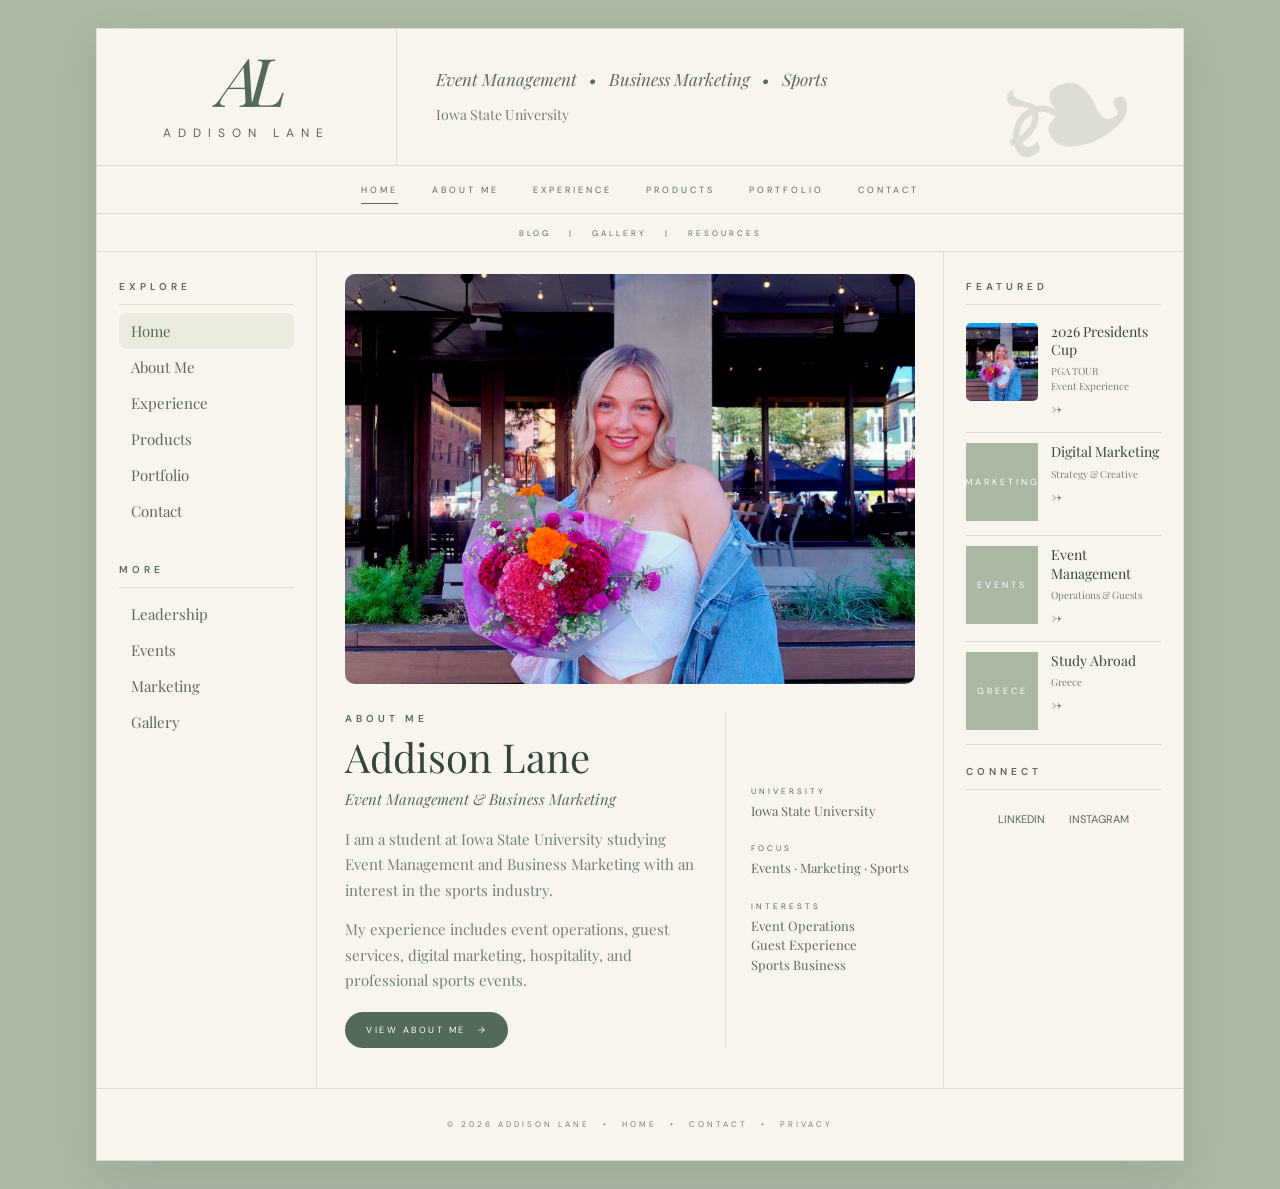
<file: index.html>
<!DOCTYPE html><html lang="en"><head><meta charset="UTF-8"><meta name="viewport" content="width=device-width, initial-scale=1.0"><title>Home | Addison Lane</title><link rel="stylesheet" href="style.css"></head><body><div class="site-background"><div class="website"><header class="site-header"><div class="logo-area"><a href="index.html" class="logo"><div class="logo-monogram">AL</div><div class="logo-name">ADDISON LANE</div></a></div><div class="header-intro"><div class="header-top-line"><span>Event Management</span><span>•</span><span>Business Marketing</span><span>•</span><span>Sports</span></div><p>Iowa State University</p></div><div class="header-decoration"><div class="leaf-decoration">❧</div></div></header>
<nav class="main-navigation"><a href="index.html" class="nav-link">HOME</a><a href="about.html" class="nav-link">ABOUT ME</a><a href="experience.html" class="nav-link">EXPERIENCE</a><a href="products.html" class="nav-link">PRODUCTS</a><a href="portfolio.html" class="nav-link">PORTFOLIO</a><a href="contact.html" class="nav-link">CONTACT</a></nav><div class="secondary-navigation"><a href="blog.html">BLOG</a><span>|</span><a href="gallery.html">GALLERY</a><span>|</span><a href="resources.html">RESOURCES</a></div><main class="page-layout"><aside class="left-sidebar"><div class="sidebar-section"><h3>EXPLORE</h3><a href="index.html" class="side-link">Home</a><a href="about.html" class="side-link">About Me</a><a href="experience.html" class="side-link">Experience</a><a href="products.html" class="side-link">Products</a><a href="portfolio.html" class="side-link">Portfolio</a><a href="contact.html" class="side-link">Contact</a></div><div class="sidebar-section"><h3>MORE</h3><a href="leadership.html" class="side-link">Leadership</a><a href="events.html" class="side-link">Events</a><a href="marketing.html" class="side-link">Marketing</a><a href="gallery.html" class="side-link">Gallery</a></div></aside><section class="main-content"><div class="hero-container"><img src="addison-hero.jpg" alt="Addison Lane" class="hero-image"></div><section class="welcome-section"><div class="welcome-text"><div class="eyebrow">ABOUT ME</div><h1>Addison Lane</h1><p class="intro-line">Event Management & Business Marketing</p><p>I am a student at Iowa State University studying Event Management and Business Marketing with an interest in the sports industry.</p><p>My experience includes event operations, guest services, digital marketing, hospitality, and professional sports events.</p><a href="about.html" class="primary-button">VIEW ABOUT ME <span>→</span></a></div><div class="welcome-decoration"><div class="info-block"><span class="info-label">UNIVERSITY</span><strong>Iowa State University</strong></div><div class="info-block"><span class="info-label">FOCUS</span><strong>Events · Marketing · Sports</strong></div><div class="info-block"><span class="info-label">INTERESTS</span><strong>Event Operations<br>Guest Experience<br>Sports Business</strong></div></div></section></section><aside class="right-sidebar"><div class="featured-heading">FEATURED</div><a href="experience.html#presidents-cup" class="featured-item"><img src="addison-hero.jpg" alt="Addison at an event"><div class="featured-text"><h4>2026 Presidents Cup</h4><p>PGA TOUR<br>Event Experience</p><span class="arrow">→</span></div></a><a href="marketing.html" class="featured-item"><div class="card-image" style="height:78px">MARKETING</div><div class="featured-text"><h4>Digital Marketing</h4><p>Strategy & Creative</p><span class="arrow">→</span></div></a><a href="events.html" class="featured-item"><div class="card-image" style="height:78px">EVENTS</div><div class="featured-text"><h4>Event Management</h4><p>Operations & Guests</p><span class="arrow">→</span></div></a><a href="gallery.html" class="featured-item"><div class="card-image" style="height:78px">GREECE</div><div class="featured-text"><h4>Study Abroad</h4><p>Greece</p><span class="arrow">→</span></div></a><div class="connect-section"><div class="featured-heading">CONNECT</div><div class="social-links"><a href="https://www.linkedin.com/in/addison-lane" target="_blank">LINKEDIN</a><a href="https://instagram.com/addisonlane_//" target="_blank">INSTAGRAM</a></div></div></aside></main><footer class="site-footer"><span>© 2026 ADDISON LANE</span><span>•</span><a href="index.html">HOME</a><span>•</span><a href="contact.html">CONTACT</a><span>•</span><a href="privacy.html">PRIVACY</a></footer></div></div><script src="navigation.js"></script></body></html>
</file>
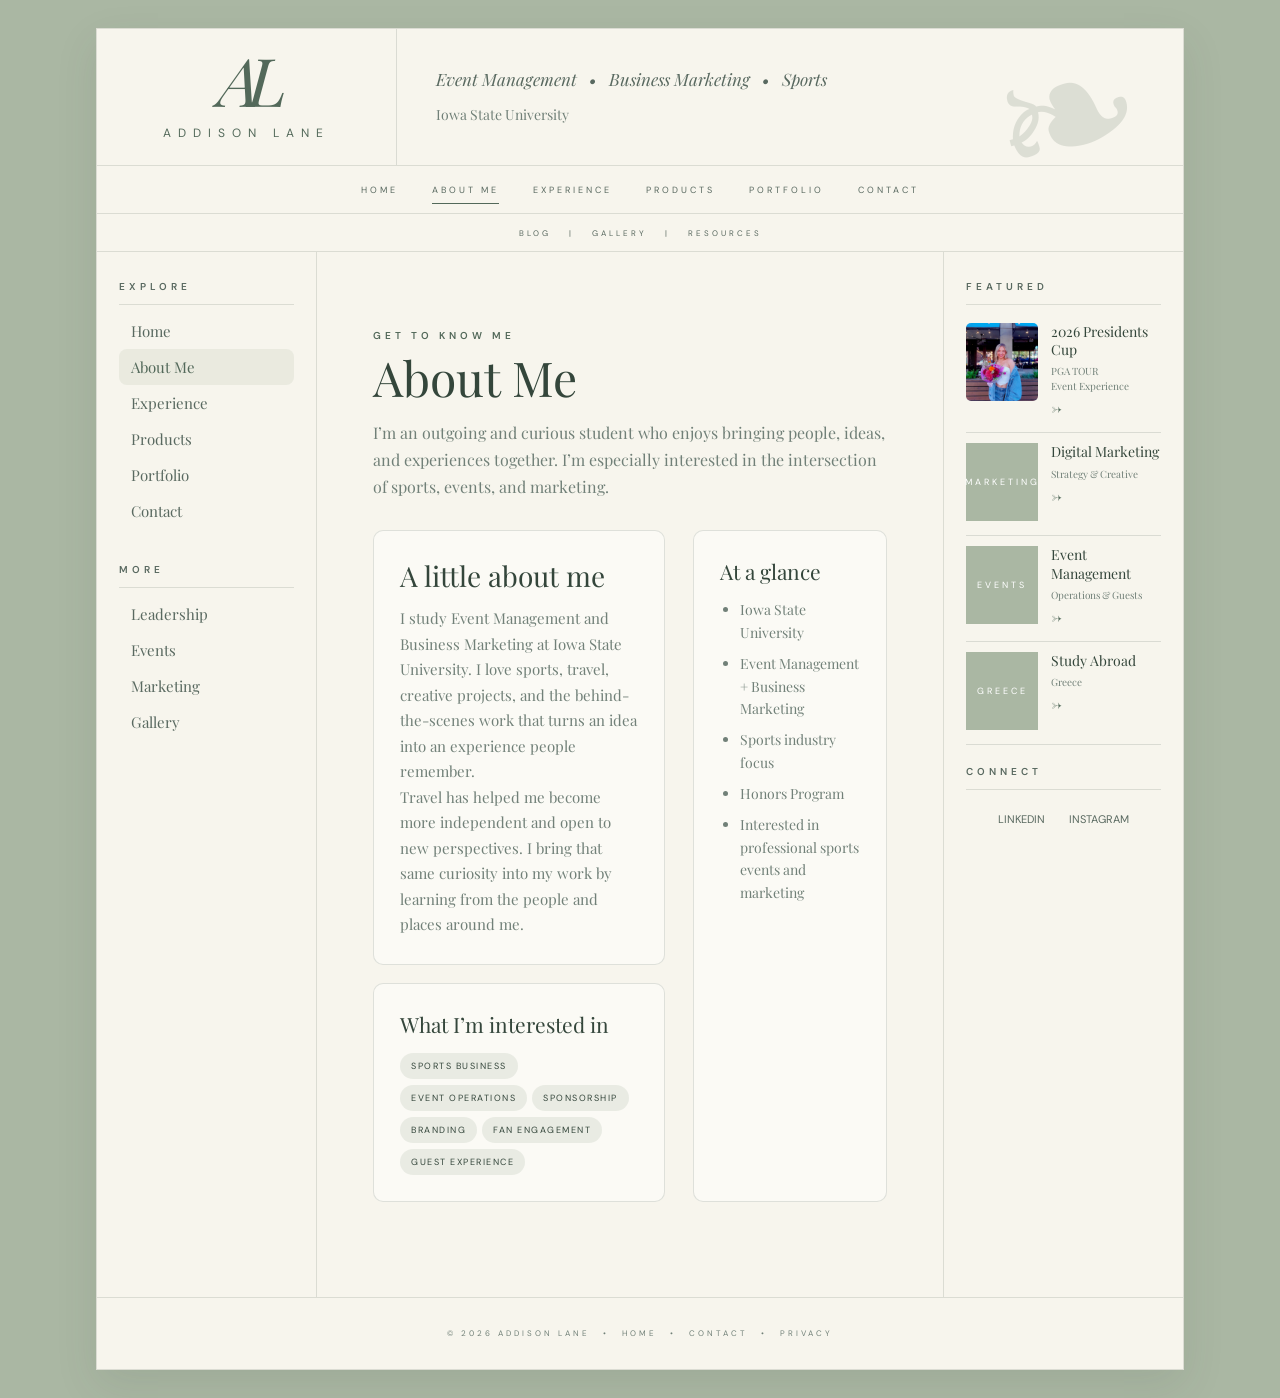
<file: about.html>
<!DOCTYPE html><html lang="en"><head><meta charset="UTF-8"><meta name="viewport" content="width=device-width, initial-scale=1.0"><title>About Me | Addison Lane</title><link rel="stylesheet" href="style.css"></head><body><div class="site-background"><div class="website"><header class="site-header"><div class="logo-area"><a href="index.html" class="logo"><div class="logo-monogram">AL</div><div class="logo-name">ADDISON LANE</div></a></div><div class="header-intro"><div class="header-top-line"><span>Event Management</span><span>•</span><span>Business Marketing</span><span>•</span><span>Sports</span></div><p>Iowa State University</p></div><div class="header-decoration"><div class="leaf-decoration">❧</div></div></header>
<nav class="main-navigation"><a href="index.html" class="nav-link">HOME</a><a href="about.html" class="nav-link">ABOUT ME</a><a href="experience.html" class="nav-link">EXPERIENCE</a><a href="products.html" class="nav-link">PRODUCTS</a><a href="portfolio.html" class="nav-link">PORTFOLIO</a><a href="contact.html" class="nav-link">CONTACT</a></nav><div class="secondary-navigation"><a href="blog.html">BLOG</a><span>|</span><a href="gallery.html">GALLERY</a><span>|</span><a href="resources.html">RESOURCES</a></div><main class="page-layout"><aside class="left-sidebar"><div class="sidebar-section"><h3>EXPLORE</h3><a href="index.html" class="side-link">Home</a><a href="about.html" class="side-link">About Me</a><a href="experience.html" class="side-link">Experience</a><a href="products.html" class="side-link">Products</a><a href="portfolio.html" class="side-link">Portfolio</a><a href="contact.html" class="side-link">Contact</a></div><div class="sidebar-section"><h3>MORE</h3><a href="leadership.html" class="side-link">Leadership</a><a href="events.html" class="side-link">Events</a><a href="marketing.html" class="side-link">Marketing</a><a href="gallery.html" class="side-link">Gallery</a></div></aside><section class="main-content"><div class="page-intro"><p class="eyebrow">GET TO KNOW ME</p><h1>About Me</h1><p>I’m an outgoing and curious student who enjoys bringing people, ideas, and experiences together. I’m especially interested in the intersection of sports, events, and marketing.</p></div><div class="content-wrap"><div class="content-grid"><div><div class="card"><h2>A little about me</h2><p>I study Event Management and Business Marketing at Iowa State University. I love sports, travel, creative projects, and the behind-the-scenes work that turns an idea into an experience people remember.</p><p>Travel has helped me become more independent and open to new perspectives. I bring that same curiosity into my work by learning from the people and places around me.</p></div><div class="card"><h3>What I’m interested in</h3><span class="tag">SPORTS BUSINESS</span><span class="tag">EVENT OPERATIONS</span><span class="tag">SPONSORSHIP</span><span class="tag">BRANDING</span><span class="tag">FAN ENGAGEMENT</span><span class="tag">GUEST EXPERIENCE</span></div></div><div class="card"><h3>At a glance</h3><ul class="list"><li>Iowa State University</li><li>Event Management + Business Marketing</li><li>Sports industry focus</li><li>Honors Program</li><li>Interested in professional sports events and marketing</li></ul></div></div></div></section><aside class="right-sidebar"><div class="featured-heading">FEATURED</div><a href="experience.html#presidents-cup" class="featured-item"><img src="addison-hero.jpg" alt="Addison at an event"><div class="featured-text"><h4>2026 Presidents Cup</h4><p>PGA TOUR<br>Event Experience</p><span class="arrow">→</span></div></a><a href="marketing.html" class="featured-item"><div class="card-image" style="height:78px">MARKETING</div><div class="featured-text"><h4>Digital Marketing</h4><p>Strategy & Creative</p><span class="arrow">→</span></div></a><a href="events.html" class="featured-item"><div class="card-image" style="height:78px">EVENTS</div><div class="featured-text"><h4>Event Management</h4><p>Operations & Guests</p><span class="arrow">→</span></div></a><a href="gallery.html" class="featured-item"><div class="card-image" style="height:78px">GREECE</div><div class="featured-text"><h4>Study Abroad</h4><p>Greece</p><span class="arrow">→</span></div></a><div class="connect-section"><div class="featured-heading">CONNECT</div><div class="social-links"><a href="https://linkedin.com/in/addison-lane/" target="_blank">LINKEDIN</a><a href="https://instagram.com/addisonlane_//" target="_blank">INSTAGRAM</a></div></div></aside></main><footer class="site-footer"><span>© 2026 ADDISON LANE</span><span>•</span><a href="index.html">HOME</a><span>•</span><a href="contact.html">CONTACT</a><span>•</span><a href="privacy.html">PRIVACY</a></footer></div></div><script src="navigation.js"></script></body></html>
</file>
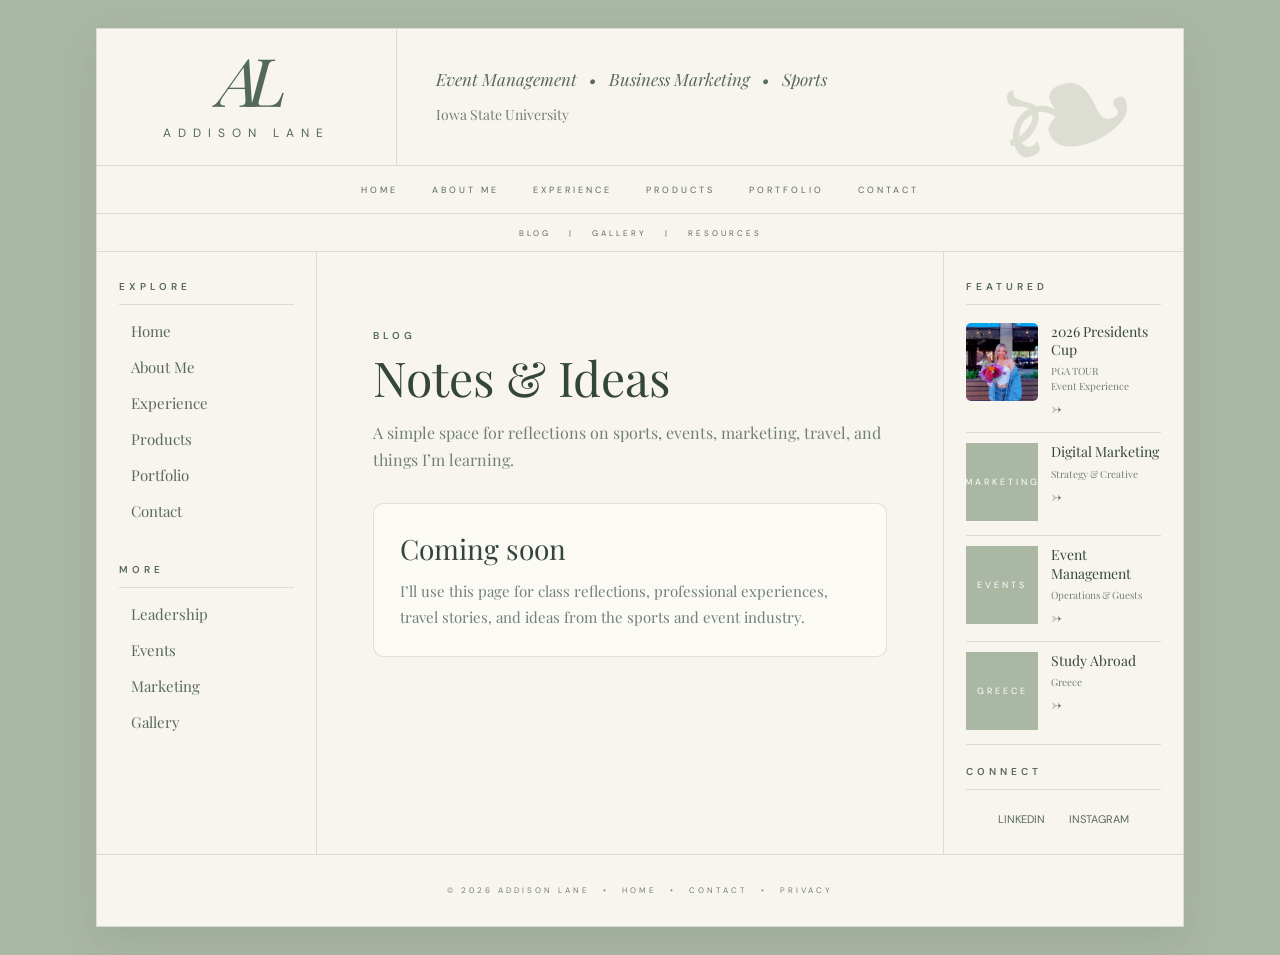
<file: blog.html>
<!DOCTYPE html><html lang="en"><head><meta charset="UTF-8"><meta name="viewport" content="width=device-width, initial-scale=1.0"><title>Blog | Addison Lane</title><link rel="stylesheet" href="style.css"></head><body><div class="site-background"><div class="website"><header class="site-header"><div class="logo-area"><a href="index.html" class="logo"><div class="logo-monogram">AL</div><div class="logo-name">ADDISON LANE</div></a></div><div class="header-intro"><div class="header-top-line"><span>Event Management</span><span>•</span><span>Business Marketing</span><span>•</span><span>Sports</span></div><p>Iowa State University</p></div><div class="header-decoration"><div class="leaf-decoration">❧</div></div></header>
<nav class="main-navigation"><a href="index.html" class="nav-link">HOME</a><a href="about.html" class="nav-link">ABOUT ME</a><a href="experience.html" class="nav-link">EXPERIENCE</a><a href="products.html" class="nav-link">PRODUCTS</a><a href="portfolio.html" class="nav-link">PORTFOLIO</a><a href="contact.html" class="nav-link">CONTACT</a></nav><div class="secondary-navigation"><a href="blog.html">BLOG</a><span>|</span><a href="gallery.html">GALLERY</a><span>|</span><a href="resources.html">RESOURCES</a></div><main class="page-layout"><aside class="left-sidebar"><div class="sidebar-section"><h3>EXPLORE</h3><a href="index.html" class="side-link">Home</a><a href="about.html" class="side-link">About Me</a><a href="experience.html" class="side-link">Experience</a><a href="products.html" class="side-link">Products</a><a href="portfolio.html" class="side-link">Portfolio</a><a href="contact.html" class="side-link">Contact</a></div><div class="sidebar-section"><h3>MORE</h3><a href="leadership.html" class="side-link">Leadership</a><a href="events.html" class="side-link">Events</a><a href="marketing.html" class="side-link">Marketing</a><a href="gallery.html" class="side-link">Gallery</a></div></aside><section class="main-content"><div class="page-intro"><p class="eyebrow">BLOG</p><h1>Notes & Ideas</h1><p>A simple space for reflections on sports, events, marketing, travel, and things I’m learning.</p></div><div class="content-wrap"><div class="card"><h2>Coming soon</h2><p>I’ll use this page for class reflections, professional experiences, travel stories, and ideas from the sports and event industry.</p></div></div></section><aside class="right-sidebar"><div class="featured-heading">FEATURED</div><a href="experience.html#presidents-cup" class="featured-item"><img src="addison-hero.jpg" alt="Addison at an event"><div class="featured-text"><h4>2026 Presidents Cup</h4><p>PGA TOUR<br>Event Experience</p><span class="arrow">→</span></div></a><a href="marketing.html" class="featured-item"><div class="card-image" style="height:78px">MARKETING</div><div class="featured-text"><h4>Digital Marketing</h4><p>Strategy & Creative</p><span class="arrow">→</span></div></a><a href="events.html" class="featured-item"><div class="card-image" style="height:78px">EVENTS</div><div class="featured-text"><h4>Event Management</h4><p>Operations & Guests</p><span class="arrow">→</span></div></a><a href="gallery.html" class="featured-item"><div class="card-image" style="height:78px">GREECE</div><div class="featured-text"><h4>Study Abroad</h4><p>Greece</p><span class="arrow">→</span></div></a><div class="connect-section"><div class="featured-heading">CONNECT</div><div class="social-links"><a href="https://linkedin.com/in/addison-lane/" target="_blank">LINKEDIN</a><a href="https://instagram.com/addisonlane_//" target="_blank">INSTAGRAM</a></div></div></aside></main><footer class="site-footer"><span>© 2026 ADDISON LANE</span><span>•</span><a href="index.html">HOME</a><span>•</span><a href="contact.html">CONTACT</a><span>•</span><a href="privacy.html">PRIVACY</a></footer></div></div><script src="navigation.js"></script></body></html>
</file>
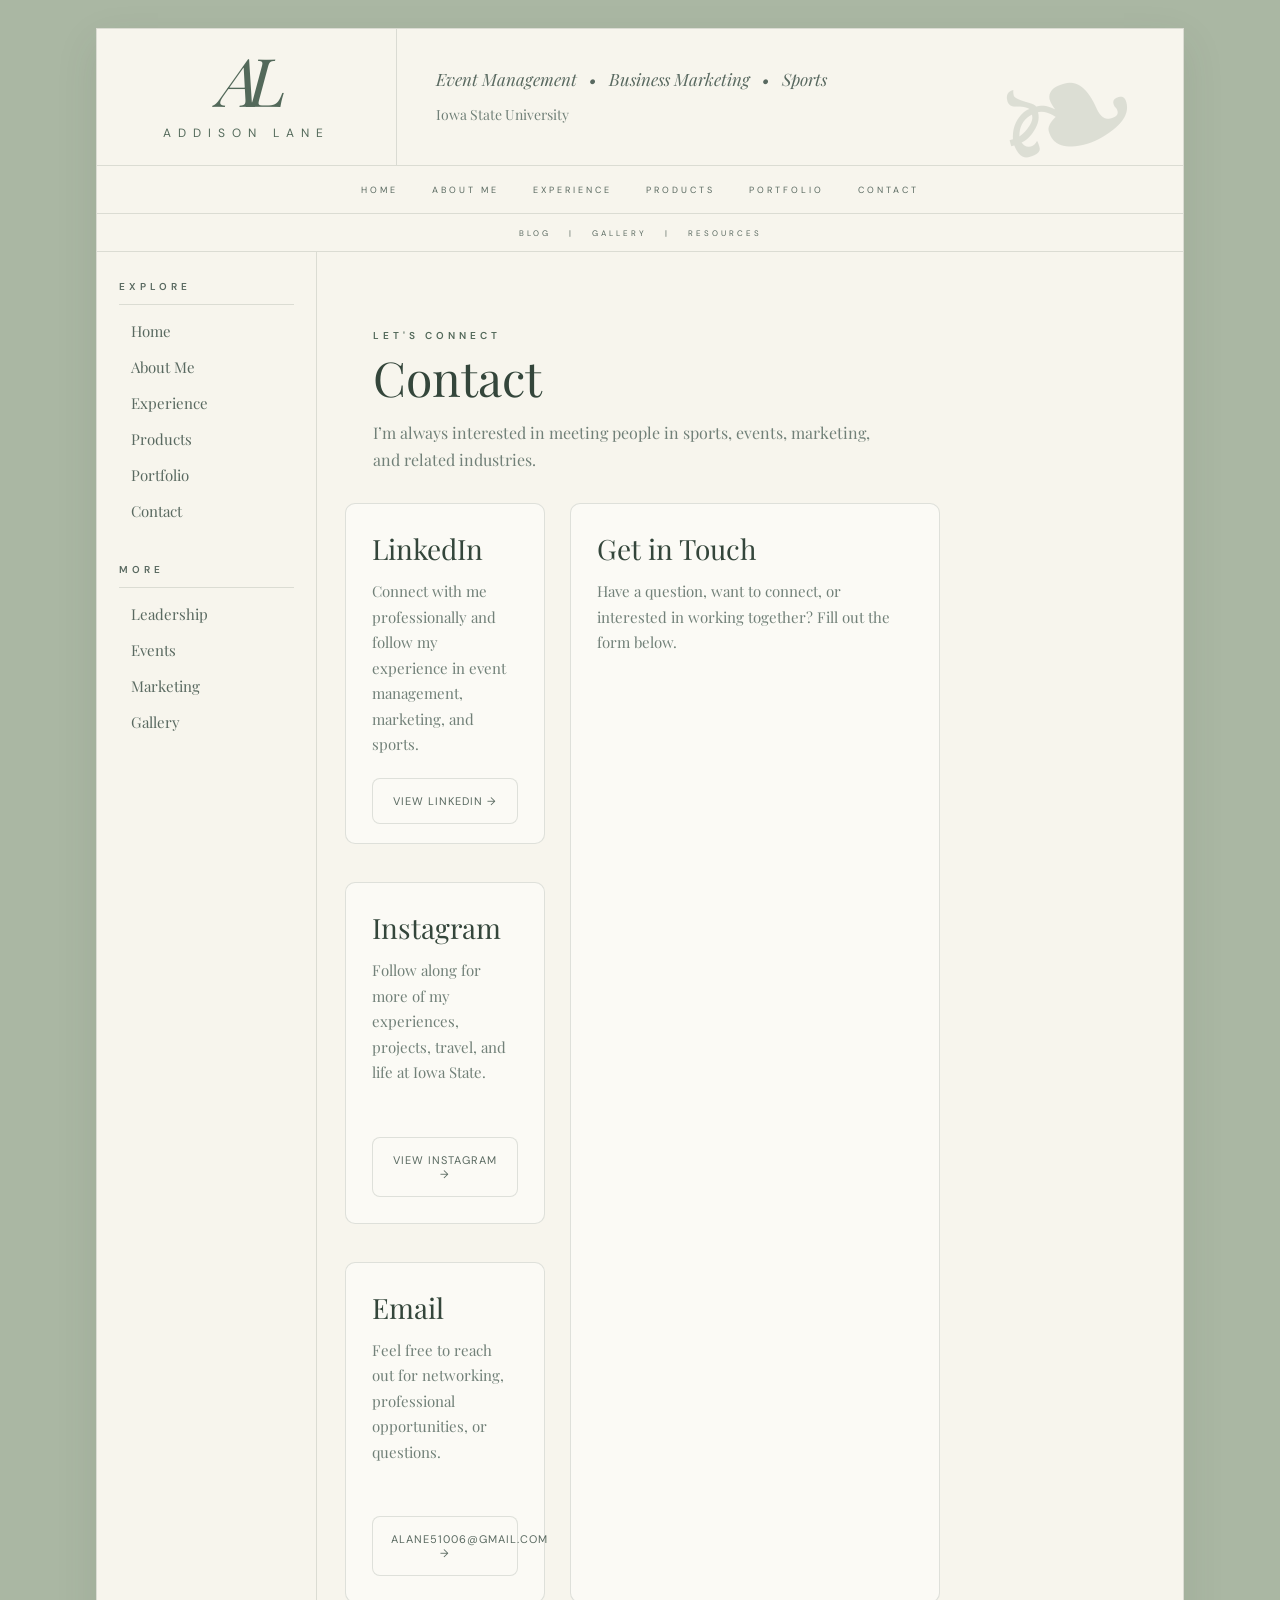
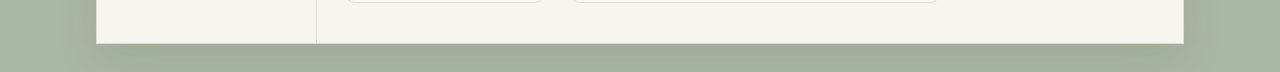
<file: contact.html>
<!DOCTYPE html>
<html lang="en">

<head>
    <meta charset="UTF-8">
    <meta name="viewport" content="width=device-width, initial-scale=1.0">
    <title>Contact | Addison Lane</title>
    <link rel="stylesheet" href="style.css">
</head>

<body>

<div class="site-background">
<div class="website">

    <header class="site-header">

        <div class="logo-area">
            <a href="index.html" class="logo">
                <div class="logo-monogram">AL</div>
                <div class="logo-name">ADDISON LANE</div>
            </a>
        </div>

        <div class="header-intro">
            <div class="header-top-line">
                <span>Event Management</span>
                <span>•</span>
                <span>Business Marketing</span>
                <span>•</span>
                <span>Sports</span>
            </div>
            <p>Iowa State University</p>
        </div>

        <div class="header-decoration">
            <div class="leaf-decoration">❧</div>
        </div>

    </header>


    <nav class="main-navigation">
        <a href="index.html" class="nav-link">HOME</a>
        <a href="about.html" class="nav-link">ABOUT ME</a>
        <a href="experience.html" class="nav-link">EXPERIENCE</a>
        <a href="products.html" class="nav-link">PRODUCTS</a>
        <a href="portfolio.html" class="nav-link">PORTFOLIO</a>
        <a href="contact.html" class="nav-link">CONTACT</a>
    </nav>


    <div class="secondary-navigation">
        <a href="blog.html">BLOG</a>
        <span>|</span>
        <a href="gallery.html">GALLERY</a>
        <span>|</span>
        <a href="resources.html">RESOURCES</a>
    </div>


    <main class="page-layout">

        <aside class="left-sidebar">

            <div class="sidebar-section">
                <h3>EXPLORE</h3>

                <a href="index.html" class="side-link">Home</a>
                <a href="about.html" class="side-link">About Me</a>
                <a href="experience.html" class="side-link">Experience</a>
                <a href="products.html" class="side-link">Products</a>
                <a href="portfolio.html" class="side-link">Portfolio</a>
                <a href="contact.html" class="side-link">Contact</a>
            </div>

            <div class="sidebar-section">
                <h3>MORE</h3>

                <a href="leadership.html" class="side-link">Leadership</a>
                <a href="events.html" class="side-link">Events</a>
                <a href="marketing.html" class="side-link">Marketing</a>
                <a href="gallery.html" class="side-link">Gallery</a>
            </div>

        </aside>


        <section class="main-content">

            <div class="page-intro">
                <p class="eyebrow">LET'S CONNECT</p>

                <h1>Contact</h1>

                <p>
                    I’m always interested in meeting people in sports,
                    events, marketing, and related industries.
                </p>
            </div>
<div class="contact-layout">

    <!-- LEFT SIDE: CONTACT OPTIONS -->
    <div class="contact-column">

        <div class="card contact-card">
            <h2>LinkedIn</h2>

            <p>
                Connect with me professionally and follow my experience
                in event management, marketing, and sports.
            </p>

            <a
                class="contact-link"
                href="https://www.linkedin.com/in/addison-lane"
                target="_blank"
                rel="noopener noreferrer">
                VIEW LINKEDIN →
            </a>
        </div>


        <div class="card contact-card">
            <h2>Instagram</h2>

            <p>
                Follow along for more of my experiences, projects,
                travel, and life at Iowa State.
            </p>

            <a
                class="contact-link"
                href="https://www.instagram.com/addisonlane_/"
                target="_blank"
                rel="noopener noreferrer">
                VIEW INSTAGRAM →
            </a>
        </div>


        <div class="card contact-card">
            <h2>Email</h2>

            <p>
                Feel free to reach out for networking, professional
                opportunities, or questions.
            </p>

            <a
                class="contact-link"
                href="mailto:alane51006@gmail.com">
                ALANE51006@GMAIL.COM →
            </a>
        </div>

    </div>


    <!-- RIGHT SIDE: GOOGLE FORM -->
    <div class="form-section">

        <div class="card form-card">

            <h2>Get in Touch</h2>

            <p>
                Have a question, want to connect, or interested in
                working together? Fill out the form below.
            </p>

            <iframe
                src="https://docs.google.com/forms/d/e/1FAIpQLSc0gm3JUdg_rVjJo1sty9Zow24KrLHB2m0u-lS8CrYO2HnLdg/viewform?embedded=true"
                width="100%"
                height="900"
                frameborder="0"
                marginheight="0"
                marginwidth="0">
                Loading…
            </iframe>

        </div>

    </div>

</div>



            <!-- CONTACT + FORM TWO-COLUMN AREA -->
</file>
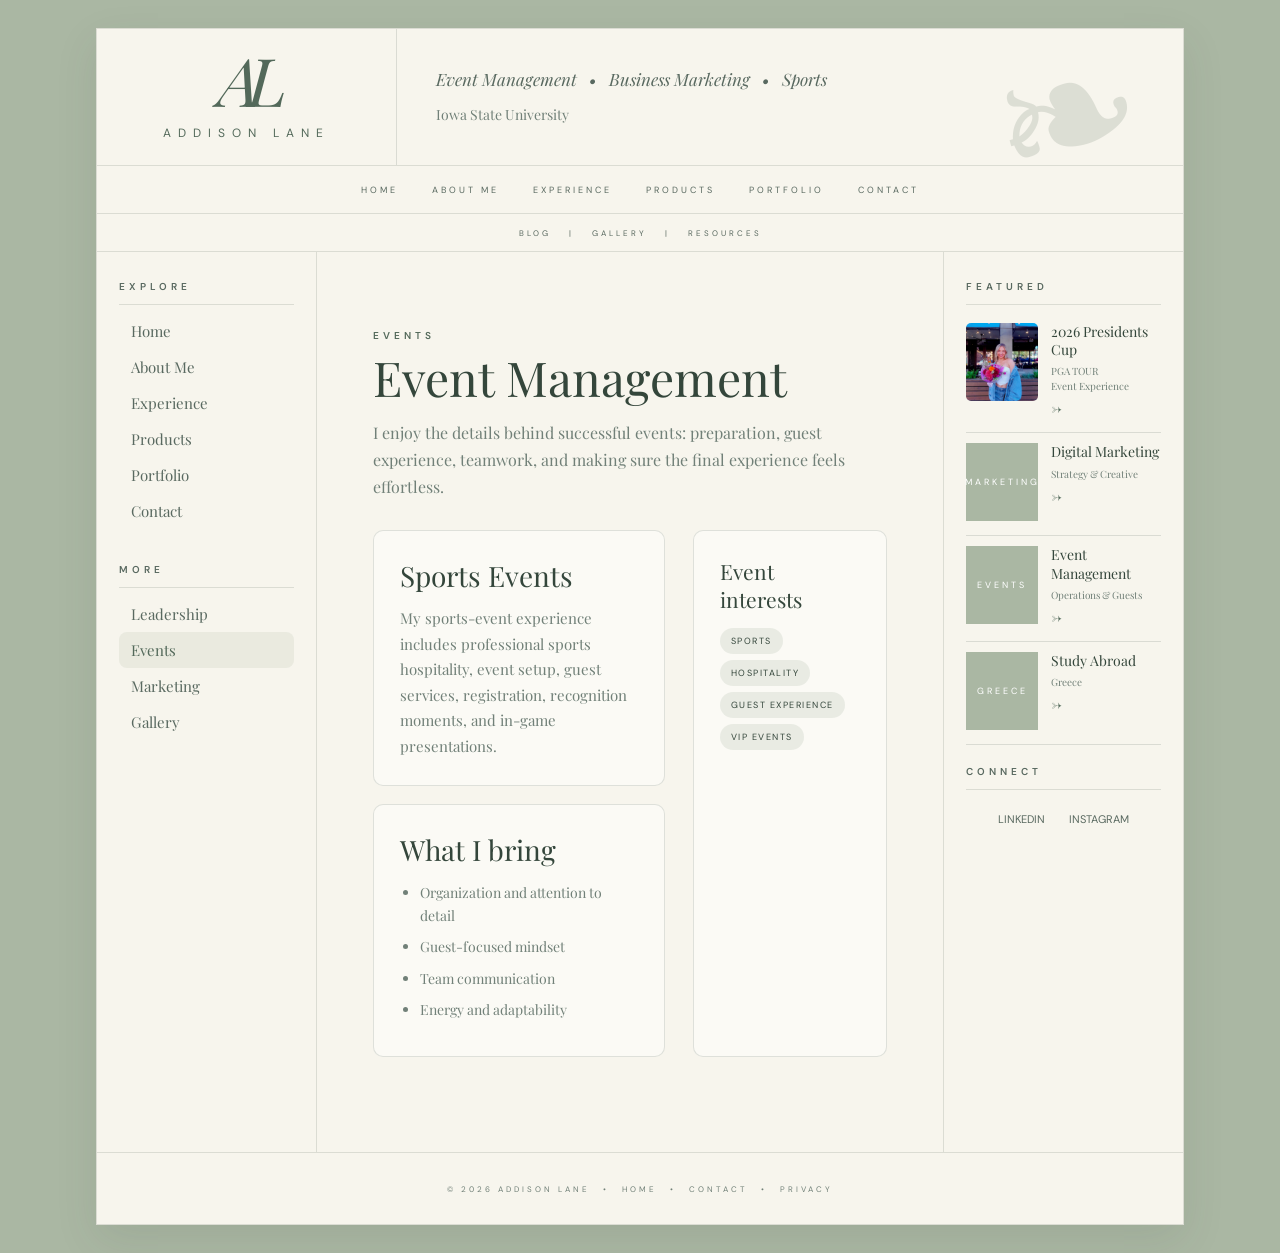
<file: events.html>
<!DOCTYPE html><html lang="en"><head><meta charset="UTF-8"><meta name="viewport" content="width=device-width, initial-scale=1.0"><title>Events | Addison Lane</title><link rel="stylesheet" href="style.css"></head><body><div class="site-background"><div class="website"><header class="site-header"><div class="logo-area"><a href="index.html" class="logo"><div class="logo-monogram">AL</div><div class="logo-name">ADDISON LANE</div></a></div><div class="header-intro"><div class="header-top-line"><span>Event Management</span><span>•</span><span>Business Marketing</span><span>•</span><span>Sports</span></div><p>Iowa State University</p></div><div class="header-decoration"><div class="leaf-decoration">❧</div></div></header>
<nav class="main-navigation"><a href="index.html" class="nav-link">HOME</a><a href="about.html" class="nav-link">ABOUT ME</a><a href="experience.html" class="nav-link">EXPERIENCE</a><a href="products.html" class="nav-link">PRODUCTS</a><a href="portfolio.html" class="nav-link">PORTFOLIO</a><a href="contact.html" class="nav-link">CONTACT</a></nav><div class="secondary-navigation"><a href="blog.html">BLOG</a><span>|</span><a href="gallery.html">GALLERY</a><span>|</span><a href="resources.html">RESOURCES</a></div><main class="page-layout"><aside class="left-sidebar"><div class="sidebar-section"><h3>EXPLORE</h3><a href="index.html" class="side-link">Home</a><a href="about.html" class="side-link">About Me</a><a href="experience.html" class="side-link">Experience</a><a href="products.html" class="side-link">Products</a><a href="portfolio.html" class="side-link">Portfolio</a><a href="contact.html" class="side-link">Contact</a></div><div class="sidebar-section"><h3>MORE</h3><a href="leadership.html" class="side-link">Leadership</a><a href="events.html" class="side-link">Events</a><a href="marketing.html" class="side-link">Marketing</a><a href="gallery.html" class="side-link">Gallery</a></div></aside><section class="main-content"><div class="page-intro"><p class="eyebrow">EVENTS</p><h1>Event Management</h1><p>I enjoy the details behind successful events: preparation, guest experience, teamwork, and making sure the final experience feels effortless.</p></div><div class="content-wrap"><div class="content-grid"><div><div class="card"><h2>Sports Events</h2><p>My sports-event experience includes professional sports hospitality, event setup, guest services, registration, recognition moments, and in-game presentations.</p></div><div class="card"><h2>What I bring</h2><ul class="list"><li>Organization and attention to detail</li><li>Guest-focused mindset</li><li>Team communication</li><li>Energy and adaptability</li></ul></div></div><div class="card"><h3>Event interests</h3><span class="tag">SPORTS</span><span class="tag">HOSPITALITY</span><span class="tag">GUEST EXPERIENCE</span><span class="tag">VIP EVENTS</span></div></div></div></section><aside class="right-sidebar"><div class="featured-heading">FEATURED</div><a href="experience.html#presidents-cup" class="featured-item"><img src="addison-hero.jpg" alt="Addison at an event"><div class="featured-text"><h4>2026 Presidents Cup</h4><p>PGA TOUR<br>Event Experience</p><span class="arrow">→</span></div></a><a href="marketing.html" class="featured-item"><div class="card-image" style="height:78px">MARKETING</div><div class="featured-text"><h4>Digital Marketing</h4><p>Strategy & Creative</p><span class="arrow">→</span></div></a><a href="events.html" class="featured-item"><div class="card-image" style="height:78px">EVENTS</div><div class="featured-text"><h4>Event Management</h4><p>Operations & Guests</p><span class="arrow">→</span></div></a><a href="gallery.html" class="featured-item"><div class="card-image" style="height:78px">GREECE</div><div class="featured-text"><h4>Study Abroad</h4><p>Greece</p><span class="arrow">→</span></div></a><div class="connect-section"><div class="featured-heading">CONNECT</div><div class="social-links"><a href="https://linkedin.com/in/addison-lane/" target="_blank">LINKEDIN</a><a href="https://instagram.com/addisonlane_//" target="_blank">INSTAGRAM</a></div></div></aside></main><footer class="site-footer"><span>© 2026 ADDISON LANE</span><span>•</span><a href="index.html">HOME</a><span>•</span><a href="contact.html">CONTACT</a><span>•</span><a href="privacy.html">PRIVACY</a></footer></div></div><script src="navigation.js"></script></body></html>
</file>
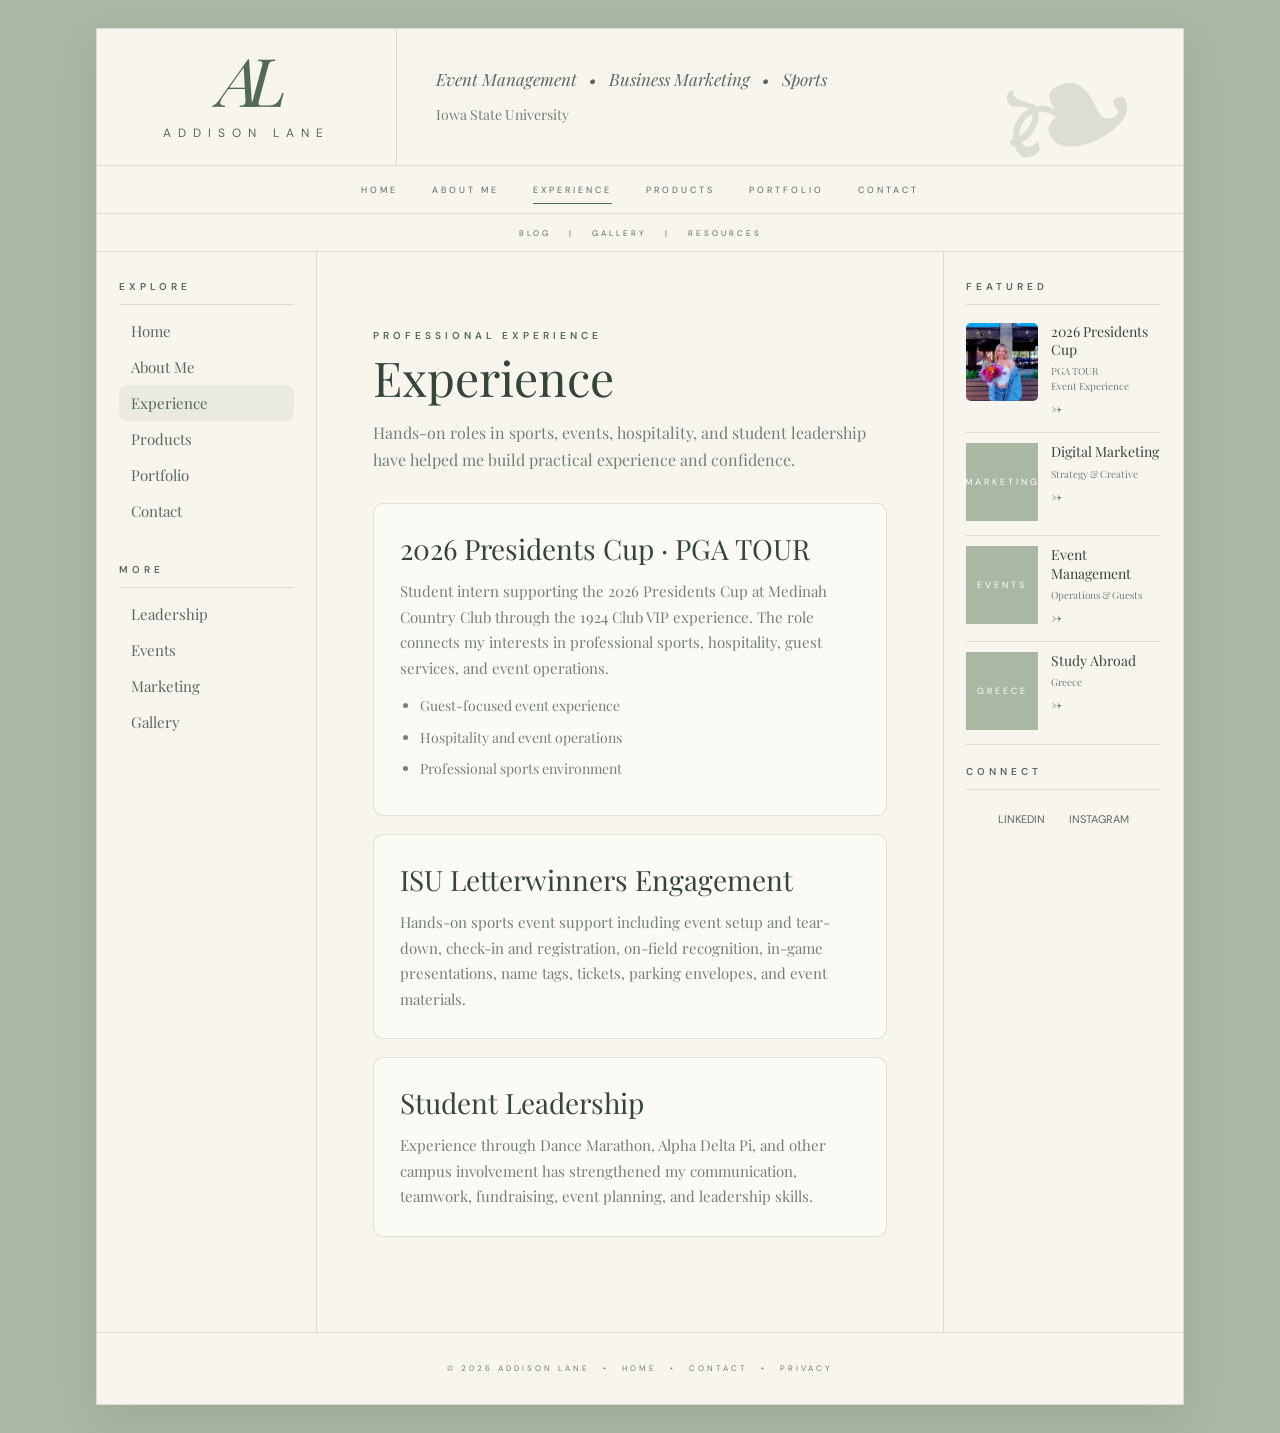
<file: experience.html>
<!DOCTYPE html><html lang="en"><head><meta charset="UTF-8"><meta name="viewport" content="width=device-width, initial-scale=1.0"><title>Experience | Addison Lane</title><link rel="stylesheet" href="style.css"></head><body><div class="site-background"><div class="website"><header class="site-header"><div class="logo-area"><a href="index.html" class="logo"><div class="logo-monogram">AL</div><div class="logo-name">ADDISON LANE</div></a></div><div class="header-intro"><div class="header-top-line"><span>Event Management</span><span>•</span><span>Business Marketing</span><span>•</span><span>Sports</span></div><p>Iowa State University</p></div><div class="header-decoration"><div class="leaf-decoration">❧</div></div></header>
<nav class="main-navigation"><a href="index.html" class="nav-link">HOME</a><a href="about.html" class="nav-link">ABOUT ME</a><a href="experience.html" class="nav-link">EXPERIENCE</a><a href="products.html" class="nav-link">PRODUCTS</a><a href="portfolio.html" class="nav-link">PORTFOLIO</a><a href="contact.html" class="nav-link">CONTACT</a></nav><div class="secondary-navigation"><a href="blog.html">BLOG</a><span>|</span><a href="gallery.html">GALLERY</a><span>|</span><a href="resources.html">RESOURCES</a></div><main class="page-layout"><aside class="left-sidebar"><div class="sidebar-section"><h3>EXPLORE</h3><a href="index.html" class="side-link">Home</a><a href="about.html" class="side-link">About Me</a><a href="experience.html" class="side-link">Experience</a><a href="products.html" class="side-link">Products</a><a href="portfolio.html" class="side-link">Portfolio</a><a href="contact.html" class="side-link">Contact</a></div><div class="sidebar-section"><h3>MORE</h3><a href="leadership.html" class="side-link">Leadership</a><a href="events.html" class="side-link">Events</a><a href="marketing.html" class="side-link">Marketing</a><a href="gallery.html" class="side-link">Gallery</a></div></aside><section class="main-content"><div class="page-intro"><p class="eyebrow">PROFESSIONAL EXPERIENCE</p><h1>Experience</h1><p>Hands-on roles in sports, events, hospitality, and student leadership have helped me build practical experience and confidence.</p></div><div class="content-wrap"><div class="card" id="presidents-cup"><h2>2026 Presidents Cup · PGA TOUR</h2><p>Student intern supporting the 2026 Presidents Cup at Medinah Country Club through the 1924 Club VIP experience. The role connects my interests in professional sports, hospitality, guest services, and event operations.</p><ul class="list"><li>Guest-focused event experience</li><li>Hospitality and event operations</li><li>Professional sports environment</li></ul></div><div class="card"><h2>ISU Letterwinners Engagement</h2><p>Hands-on sports event support including event setup and tear-down, check-in and registration, on-field recognition, in-game presentations, name tags, tickets, parking envelopes, and event materials.</p></div><div class="card"><h2>Student Leadership</h2><p>Experience through Dance Marathon, Alpha Delta Pi, and other campus involvement has strengthened my communication, teamwork, fundraising, event planning, and leadership skills.</p></div></div></section><aside class="right-sidebar"><div class="featured-heading">FEATURED</div><a href="experience.html#presidents-cup" class="featured-item"><img src="addison-hero.jpg" alt="Addison at an event"><div class="featured-text"><h4>2026 Presidents Cup</h4><p>PGA TOUR<br>Event Experience</p><span class="arrow">→</span></div></a><a href="marketing.html" class="featured-item"><div class="card-image" style="height:78px">MARKETING</div><div class="featured-text"><h4>Digital Marketing</h4><p>Strategy & Creative</p><span class="arrow">→</span></div></a><a href="events.html" class="featured-item"><div class="card-image" style="height:78px">EVENTS</div><div class="featured-text"><h4>Event Management</h4><p>Operations & Guests</p><span class="arrow">→</span></div></a><a href="gallery.html" class="featured-item"><div class="card-image" style="height:78px">GREECE</div><div class="featured-text"><h4>Study Abroad</h4><p>Greece</p><span class="arrow">→</span></div></a><div class="connect-section"><div class="featured-heading">CONNECT</div><div class="social-links"><a href="https://linkedin.com/in/addison-lane/" target="_blank">LINKEDIN</a><a href="https://instagram.com/addisonlane_//" target="_blank">INSTAGRAM</a></div></div></aside></main><footer class="site-footer"><span>© 2026 ADDISON LANE</span><span>•</span><a href="index.html">HOME</a><span>•</span><a href="contact.html">CONTACT</a><span>•</span><a href="privacy.html">PRIVACY</a></footer></div></div><script src="navigation.js"></script></body></html>
</file>
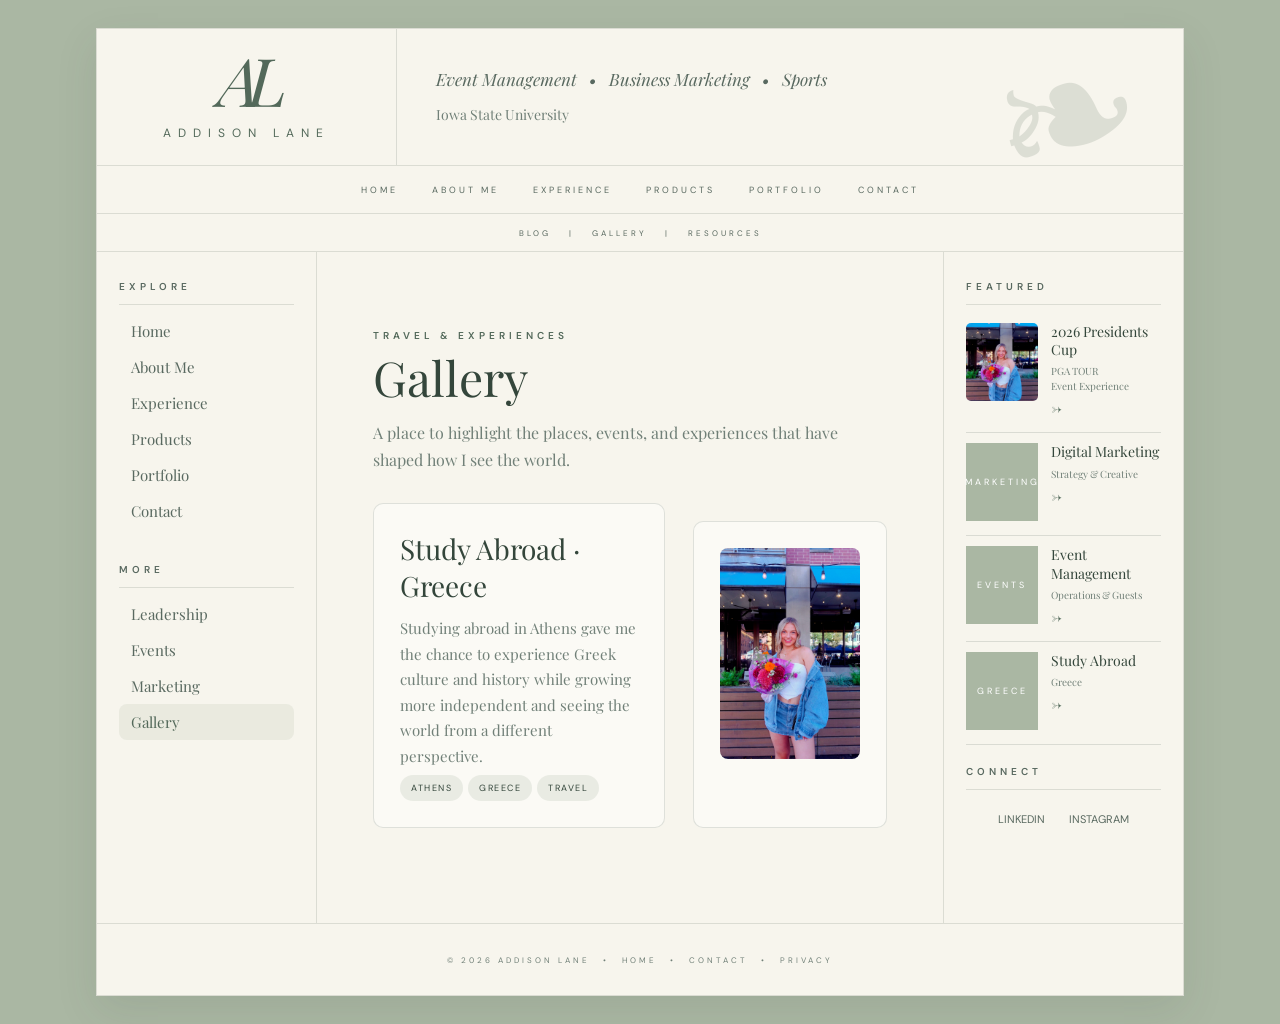
<file: gallery.html>
<!DOCTYPE html><html lang="en"><head><meta charset="UTF-8"><meta name="viewport" content="width=device-width, initial-scale=1.0"><title>Gallery | Addison Lane</title><link rel="stylesheet" href="style.css"></head><body><div class="site-background"><div class="website"><header class="site-header"><div class="logo-area"><a href="index.html" class="logo"><div class="logo-monogram">AL</div><div class="logo-name">ADDISON LANE</div></a></div><div class="header-intro"><div class="header-top-line"><span>Event Management</span><span>•</span><span>Business Marketing</span><span>•</span><span>Sports</span></div><p>Iowa State University</p></div><div class="header-decoration"><div class="leaf-decoration">❧</div></div></header>
<nav class="main-navigation"><a href="index.html" class="nav-link">HOME</a><a href="about.html" class="nav-link">ABOUT ME</a><a href="experience.html" class="nav-link">EXPERIENCE</a><a href="products.html" class="nav-link">PRODUCTS</a><a href="portfolio.html" class="nav-link">PORTFOLIO</a><a href="contact.html" class="nav-link">CONTACT</a></nav><div class="secondary-navigation"><a href="blog.html">BLOG</a><span>|</span><a href="gallery.html">GALLERY</a><span>|</span><a href="resources.html">RESOURCES</a></div><main class="page-layout"><aside class="left-sidebar"><div class="sidebar-section"><h3>EXPLORE</h3><a href="index.html" class="side-link">Home</a><a href="about.html" class="side-link">About Me</a><a href="experience.html" class="side-link">Experience</a><a href="products.html" class="side-link">Products</a><a href="portfolio.html" class="side-link">Portfolio</a><a href="contact.html" class="side-link">Contact</a></div><div class="sidebar-section"><h3>MORE</h3><a href="leadership.html" class="side-link">Leadership</a><a href="events.html" class="side-link">Events</a><a href="marketing.html" class="side-link">Marketing</a><a href="gallery.html" class="side-link">Gallery</a></div></aside><section class="main-content"><div class="page-intro"><p class="eyebrow">TRAVEL & EXPERIENCES</p><h1>Gallery</h1><p>A place to highlight the places, events, and experiences that have shaped how I see the world.</p></div><div class="content-wrap"><div class="content-grid"><div class="card"><h2>Study Abroad · Greece</h2><p>Studying abroad in Athens gave me the chance to experience Greek culture and history while growing more independent and seeing the world from a different perspective.</p><span class="tag">ATHENS</span><span class="tag">GREECE</span><span class="tag">TRAVEL</span></div><div class="card"><img src="addison-hero.jpg" alt="Addison holding flowers" style="border-radius:8px;max-height:420px;width:100%;object-fit:cover"></div></div></div></section><aside class="right-sidebar"><div class="featured-heading">FEATURED</div><a href="experience.html#presidents-cup" class="featured-item"><img src="addison-hero.jpg" alt="Addison at an event"><div class="featured-text"><h4>2026 Presidents Cup</h4><p>PGA TOUR<br>Event Experience</p><span class="arrow">→</span></div></a><a href="marketing.html" class="featured-item"><div class="card-image" style="height:78px">MARKETING</div><div class="featured-text"><h4>Digital Marketing</h4><p>Strategy & Creative</p><span class="arrow">→</span></div></a><a href="events.html" class="featured-item"><div class="card-image" style="height:78px">EVENTS</div><div class="featured-text"><h4>Event Management</h4><p>Operations & Guests</p><span class="arrow">→</span></div></a><a href="gallery.html" class="featured-item"><div class="card-image" style="height:78px">GREECE</div><div class="featured-text"><h4>Study Abroad</h4><p>Greece</p><span class="arrow">→</span></div></a><div class="connect-section"><div class="featured-heading">CONNECT</div><div class="social-links"><a href="https://linkedin.com/in/addison-lane/" target="_blank">LINKEDIN</a><a href="https://instagram.com/addisonlane_//" target="_blank">INSTAGRAM</a></div></div></aside></main><footer class="site-footer"><span>© 2026 ADDISON LANE</span><span>•</span><a href="index.html">HOME</a><span>•</span><a href="contact.html">CONTACT</a><span>•</span><a href="privacy.html">PRIVACY</a></footer></div></div><script src="navigation.js"></script></body></html>
</file>
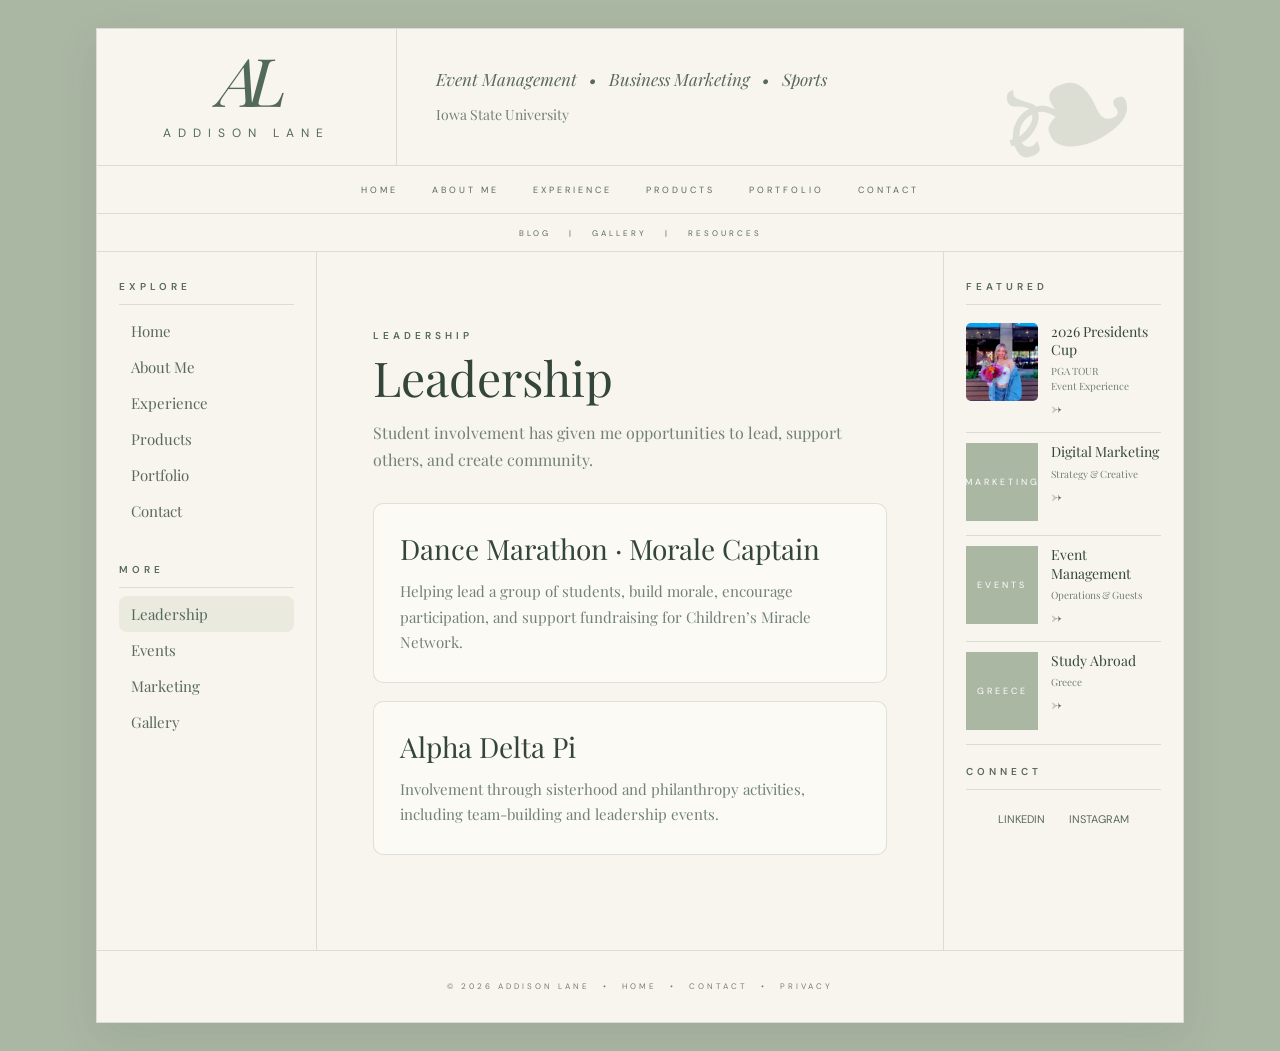
<file: leadership.html>
<!DOCTYPE html><html lang="en"><head><meta charset="UTF-8"><meta name="viewport" content="width=device-width, initial-scale=1.0"><title>Leadership | Addison Lane</title><link rel="stylesheet" href="style.css"></head><body><div class="site-background"><div class="website"><header class="site-header"><div class="logo-area"><a href="index.html" class="logo"><div class="logo-monogram">AL</div><div class="logo-name">ADDISON LANE</div></a></div><div class="header-intro"><div class="header-top-line"><span>Event Management</span><span>•</span><span>Business Marketing</span><span>•</span><span>Sports</span></div><p>Iowa State University</p></div><div class="header-decoration"><div class="leaf-decoration">❧</div></div></header>
<nav class="main-navigation"><a href="index.html" class="nav-link">HOME</a><a href="about.html" class="nav-link">ABOUT ME</a><a href="experience.html" class="nav-link">EXPERIENCE</a><a href="products.html" class="nav-link">PRODUCTS</a><a href="portfolio.html" class="nav-link">PORTFOLIO</a><a href="contact.html" class="nav-link">CONTACT</a></nav><div class="secondary-navigation"><a href="blog.html">BLOG</a><span>|</span><a href="gallery.html">GALLERY</a><span>|</span><a href="resources.html">RESOURCES</a></div><main class="page-layout"><aside class="left-sidebar"><div class="sidebar-section"><h3>EXPLORE</h3><a href="index.html" class="side-link">Home</a><a href="about.html" class="side-link">About Me</a><a href="experience.html" class="side-link">Experience</a><a href="products.html" class="side-link">Products</a><a href="portfolio.html" class="side-link">Portfolio</a><a href="contact.html" class="side-link">Contact</a></div><div class="sidebar-section"><h3>MORE</h3><a href="leadership.html" class="side-link">Leadership</a><a href="events.html" class="side-link">Events</a><a href="marketing.html" class="side-link">Marketing</a><a href="gallery.html" class="side-link">Gallery</a></div></aside><section class="main-content"><div class="page-intro"><p class="eyebrow">LEADERSHIP</p><h1>Leadership</h1><p>Student involvement has given me opportunities to lead, support others, and create community.</p></div><div class="content-wrap"><div class="card"><h2>Dance Marathon · Morale Captain</h2><p>Helping lead a group of students, build morale, encourage participation, and support fundraising for Children’s Miracle Network.</p></div><div class="card"><h2>Alpha Delta Pi</h2><p>Involvement through sisterhood and philanthropy activities, including team-building and leadership events.</p></div></div></section><aside class="right-sidebar"><div class="featured-heading">FEATURED</div><a href="experience.html#presidents-cup" class="featured-item"><img src="addison-hero.jpg" alt="Addison at an event"><div class="featured-text"><h4>2026 Presidents Cup</h4><p>PGA TOUR<br>Event Experience</p><span class="arrow">→</span></div></a><a href="marketing.html" class="featured-item"><div class="card-image" style="height:78px">MARKETING</div><div class="featured-text"><h4>Digital Marketing</h4><p>Strategy & Creative</p><span class="arrow">→</span></div></a><a href="events.html" class="featured-item"><div class="card-image" style="height:78px">EVENTS</div><div class="featured-text"><h4>Event Management</h4><p>Operations & Guests</p><span class="arrow">→</span></div></a><a href="gallery.html" class="featured-item"><div class="card-image" style="height:78px">GREECE</div><div class="featured-text"><h4>Study Abroad</h4><p>Greece</p><span class="arrow">→</span></div></a><div class="connect-section"><div class="featured-heading">CONNECT</div><div class="social-links"><a href="https://linkedin.com/in/addison-lane/" target="_blank">LINKEDIN</a><a href="https://instagram.com/addisonlane_//" target="_blank">INSTAGRAM</a></div></div></aside></main><footer class="site-footer"><span>© 2026 ADDISON LANE</span><span>•</span><a href="index.html">HOME</a><span>•</span><a href="contact.html">CONTACT</a><span>•</span><a href="privacy.html">PRIVACY</a></footer></div></div><script src="navigation.js"></script></body></html>
</file>
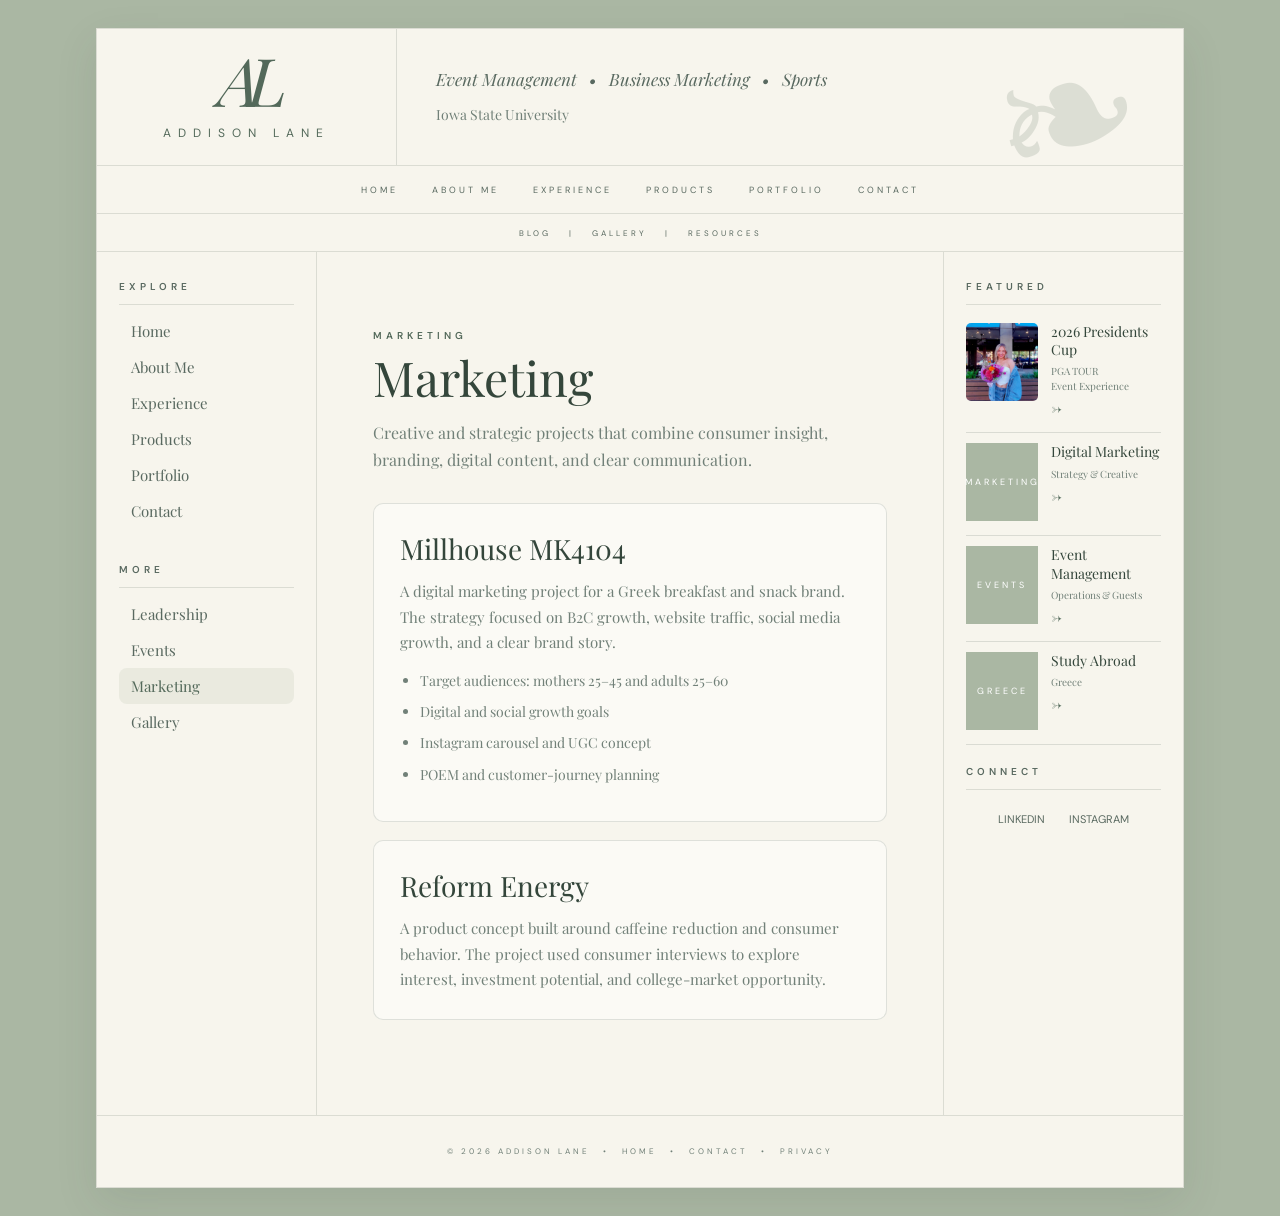
<file: marketing.html>
<!DOCTYPE html><html lang="en"><head><meta charset="UTF-8"><meta name="viewport" content="width=device-width, initial-scale=1.0"><title>Marketing | Addison Lane</title><link rel="stylesheet" href="style.css"></head><body><div class="site-background"><div class="website"><header class="site-header"><div class="logo-area"><a href="index.html" class="logo"><div class="logo-monogram">AL</div><div class="logo-name">ADDISON LANE</div></a></div><div class="header-intro"><div class="header-top-line"><span>Event Management</span><span>•</span><span>Business Marketing</span><span>•</span><span>Sports</span></div><p>Iowa State University</p></div><div class="header-decoration"><div class="leaf-decoration">❧</div></div></header>
<nav class="main-navigation"><a href="index.html" class="nav-link">HOME</a><a href="about.html" class="nav-link">ABOUT ME</a><a href="experience.html" class="nav-link">EXPERIENCE</a><a href="products.html" class="nav-link">PRODUCTS</a><a href="portfolio.html" class="nav-link">PORTFOLIO</a><a href="contact.html" class="nav-link">CONTACT</a></nav><div class="secondary-navigation"><a href="blog.html">BLOG</a><span>|</span><a href="gallery.html">GALLERY</a><span>|</span><a href="resources.html">RESOURCES</a></div><main class="page-layout"><aside class="left-sidebar"><div class="sidebar-section"><h3>EXPLORE</h3><a href="index.html" class="side-link">Home</a><a href="about.html" class="side-link">About Me</a><a href="experience.html" class="side-link">Experience</a><a href="products.html" class="side-link">Products</a><a href="portfolio.html" class="side-link">Portfolio</a><a href="contact.html" class="side-link">Contact</a></div><div class="sidebar-section"><h3>MORE</h3><a href="leadership.html" class="side-link">Leadership</a><a href="events.html" class="side-link">Events</a><a href="marketing.html" class="side-link">Marketing</a><a href="gallery.html" class="side-link">Gallery</a></div></aside><section class="main-content"><div class="page-intro"><p class="eyebrow">MARKETING</p><h1>Marketing</h1><p>Creative and strategic projects that combine consumer insight, branding, digital content, and clear communication.</p></div><div class="content-wrap"><div class="card"><h2>Millhouse MK4104</h2><p>A digital marketing project for a Greek breakfast and snack brand. The strategy focused on B2C growth, website traffic, social media growth, and a clear brand story.</p><ul class="list"><li>Target audiences: mothers 25–45 and adults 25–60</li><li>Digital and social growth goals</li><li>Instagram carousel and UGC concept</li><li>POEM and customer-journey planning</li></ul></div><div class="card" id="reform"><h2>Reform Energy</h2><p>A product concept built around caffeine reduction and consumer behavior. The project used consumer interviews to explore interest, investment potential, and college-market opportunity.</p></div></div></section><aside class="right-sidebar"><div class="featured-heading">FEATURED</div><a href="experience.html#presidents-cup" class="featured-item"><img src="addison-hero.jpg" alt="Addison at an event"><div class="featured-text"><h4>2026 Presidents Cup</h4><p>PGA TOUR<br>Event Experience</p><span class="arrow">→</span></div></a><a href="marketing.html" class="featured-item"><div class="card-image" style="height:78px">MARKETING</div><div class="featured-text"><h4>Digital Marketing</h4><p>Strategy & Creative</p><span class="arrow">→</span></div></a><a href="events.html" class="featured-item"><div class="card-image" style="height:78px">EVENTS</div><div class="featured-text"><h4>Event Management</h4><p>Operations & Guests</p><span class="arrow">→</span></div></a><a href="gallery.html" class="featured-item"><div class="card-image" style="height:78px">GREECE</div><div class="featured-text"><h4>Study Abroad</h4><p>Greece</p><span class="arrow">→</span></div></a><div class="connect-section"><div class="featured-heading">CONNECT</div><div class="social-links"><a href="https://linkedin.com/in/addison-lane/" target="_blank">LINKEDIN</a><a href="https://instagram.com/addisonlane_//" target="_blank">INSTAGRAM</a></div></div></aside></main><footer class="site-footer"><span>© 2026 ADDISON LANE</span><span>•</span><a href="index.html">HOME</a><span>•</span><a href="contact.html">CONTACT</a><span>•</span><a href="privacy.html">PRIVACY</a></footer></div></div><script src="navigation.js"></script></body></html>
</file>
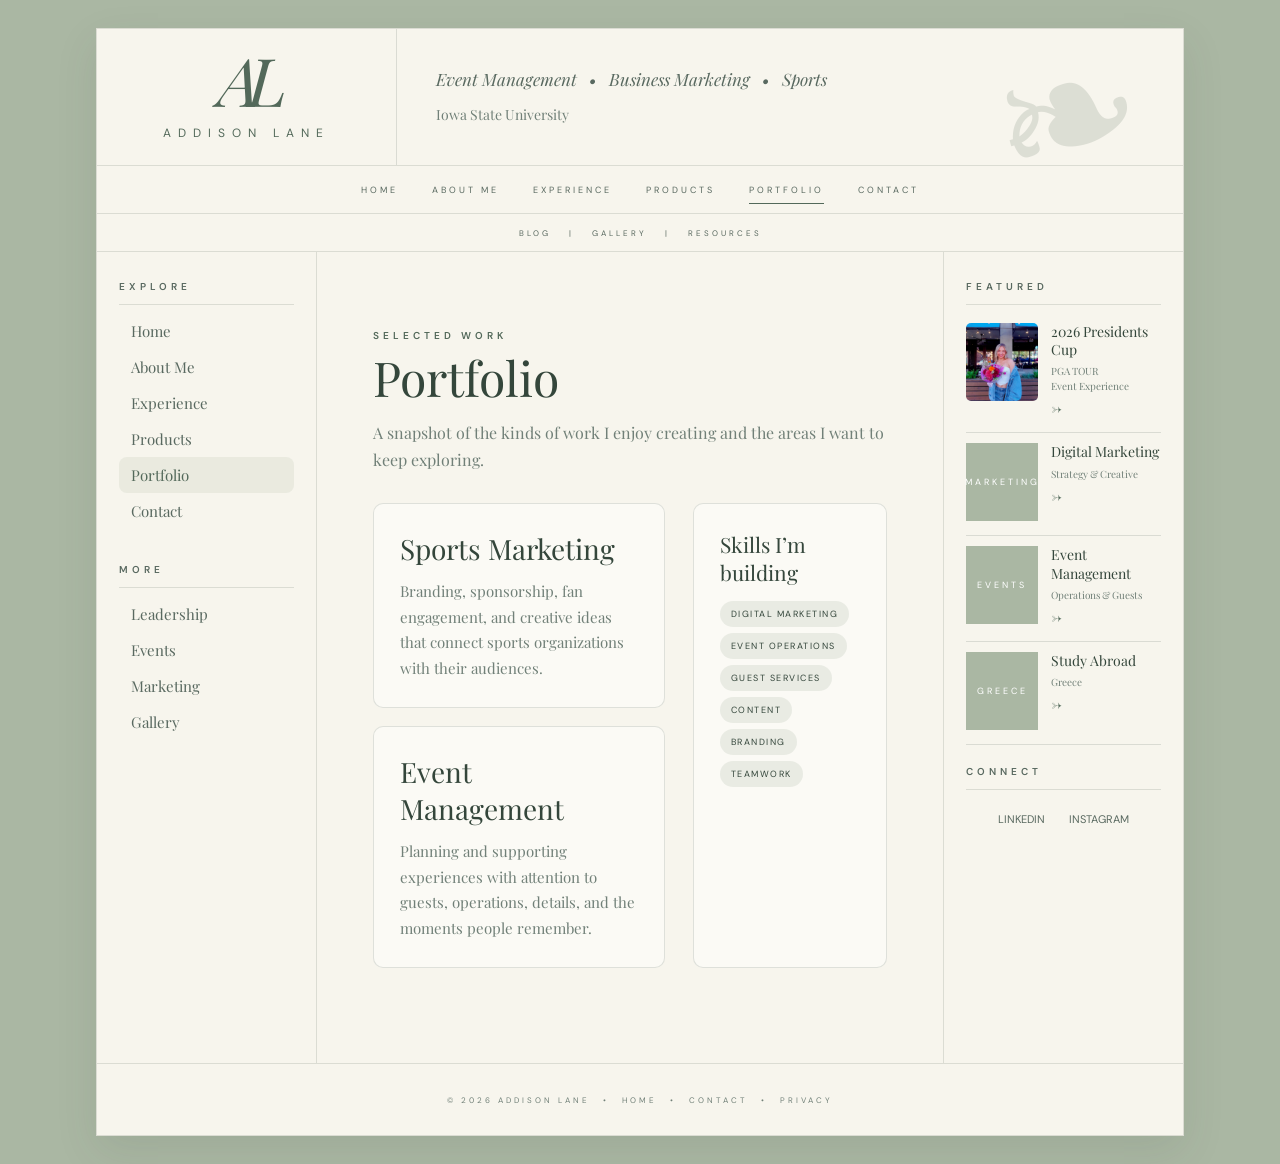
<file: portfolio.html>
<!DOCTYPE html><html lang="en"><head><meta charset="UTF-8"><meta name="viewport" content="width=device-width, initial-scale=1.0"><title>Portfolio | Addison Lane</title><link rel="stylesheet" href="style.css"></head><body><div class="site-background"><div class="website"><header class="site-header"><div class="logo-area"><a href="index.html" class="logo"><div class="logo-monogram">AL</div><div class="logo-name">ADDISON LANE</div></a></div><div class="header-intro"><div class="header-top-line"><span>Event Management</span><span>•</span><span>Business Marketing</span><span>•</span><span>Sports</span></div><p>Iowa State University</p></div><div class="header-decoration"><div class="leaf-decoration">❧</div></div></header>
<nav class="main-navigation"><a href="index.html" class="nav-link">HOME</a><a href="about.html" class="nav-link">ABOUT ME</a><a href="experience.html" class="nav-link">EXPERIENCE</a><a href="products.html" class="nav-link">PRODUCTS</a><a href="portfolio.html" class="nav-link">PORTFOLIO</a><a href="contact.html" class="nav-link">CONTACT</a></nav><div class="secondary-navigation"><a href="blog.html">BLOG</a><span>|</span><a href="gallery.html">GALLERY</a><span>|</span><a href="resources.html">RESOURCES</a></div><main class="page-layout"><aside class="left-sidebar"><div class="sidebar-section"><h3>EXPLORE</h3><a href="index.html" class="side-link">Home</a><a href="about.html" class="side-link">About Me</a><a href="experience.html" class="side-link">Experience</a><a href="products.html" class="side-link">Products</a><a href="portfolio.html" class="side-link">Portfolio</a><a href="contact.html" class="side-link">Contact</a></div><div class="sidebar-section"><h3>MORE</h3><a href="leadership.html" class="side-link">Leadership</a><a href="events.html" class="side-link">Events</a><a href="marketing.html" class="side-link">Marketing</a><a href="gallery.html" class="side-link">Gallery</a></div></aside><section class="main-content"><div class="page-intro"><p class="eyebrow">SELECTED WORK</p><h1>Portfolio</h1><p>A snapshot of the kinds of work I enjoy creating and the areas I want to keep exploring.</p></div><div class="content-wrap"><div class="content-grid"><div><div class="card"><h2>Sports Marketing</h2><p>Branding, sponsorship, fan engagement, and creative ideas that connect sports organizations with their audiences.</p></div><div class="card"><h2>Event Management</h2><p>Planning and supporting experiences with attention to guests, operations, details, and the moments people remember.</p></div></div><div class="card"><h3>Skills I’m building</h3><span class="tag">DIGITAL MARKETING</span><span class="tag">EVENT OPERATIONS</span><span class="tag">GUEST SERVICES</span><span class="tag">CONTENT</span><span class="tag">BRANDING</span><span class="tag">TEAMWORK</span></div></div></div></section><aside class="right-sidebar"><div class="featured-heading">FEATURED</div><a href="experience.html#presidents-cup" class="featured-item"><img src="addison-hero.jpg" alt="Addison at an event"><div class="featured-text"><h4>2026 Presidents Cup</h4><p>PGA TOUR<br>Event Experience</p><span class="arrow">→</span></div></a><a href="marketing.html" class="featured-item"><div class="card-image" style="height:78px">MARKETING</div><div class="featured-text"><h4>Digital Marketing</h4><p>Strategy & Creative</p><span class="arrow">→</span></div></a><a href="events.html" class="featured-item"><div class="card-image" style="height:78px">EVENTS</div><div class="featured-text"><h4>Event Management</h4><p>Operations & Guests</p><span class="arrow">→</span></div></a><a href="gallery.html" class="featured-item"><div class="card-image" style="height:78px">GREECE</div><div class="featured-text"><h4>Study Abroad</h4><p>Greece</p><span class="arrow">→</span></div></a><div class="connect-section"><div class="featured-heading">CONNECT</div><div class="social-links"><a href="https://linkedin.com/in/addison-lane/" target="_blank">LINKEDIN</a><a href="https://instagram.com/addisonlane_//" target="_blank">INSTAGRAM</a></div></div></aside></main><footer class="site-footer"><span>© 2026 ADDISON LANE</span><span>•</span><a href="index.html">HOME</a><span>•</span><a href="contact.html">CONTACT</a><span>•</span><a href="privacy.html">PRIVACY</a></footer></div></div><script src="navigation.js"></script></body></html>
</file>
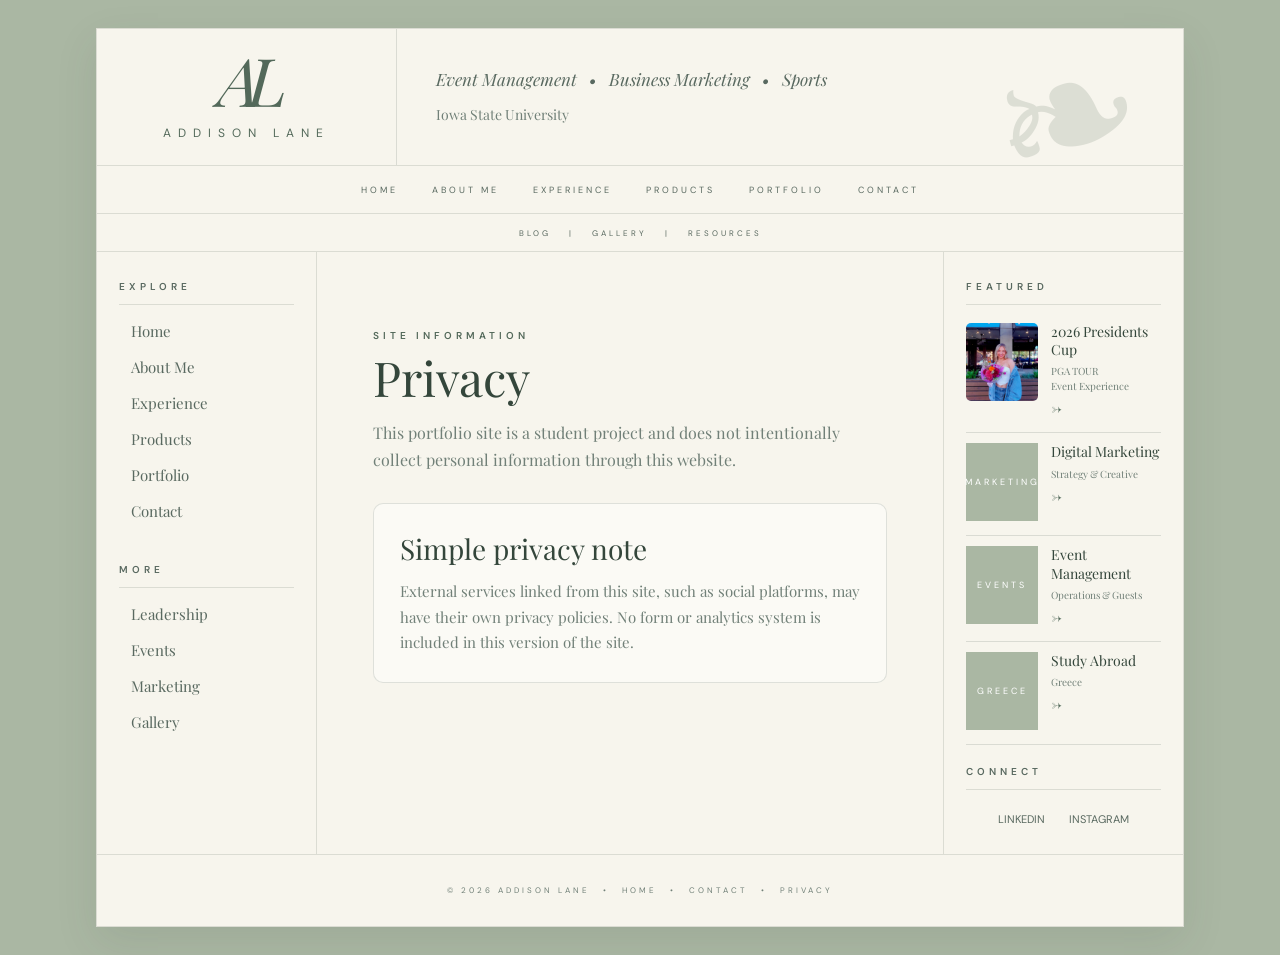
<file: privacy.html>
<!DOCTYPE html><html lang="en"><head><meta charset="UTF-8"><meta name="viewport" content="width=device-width, initial-scale=1.0"><title>Privacy | Addison Lane</title><link rel="stylesheet" href="style.css"></head><body><div class="site-background"><div class="website"><header class="site-header"><div class="logo-area"><a href="index.html" class="logo"><div class="logo-monogram">AL</div><div class="logo-name">ADDISON LANE</div></a></div><div class="header-intro"><div class="header-top-line"><span>Event Management</span><span>•</span><span>Business Marketing</span><span>•</span><span>Sports</span></div><p>Iowa State University</p></div><div class="header-decoration"><div class="leaf-decoration">❧</div></div></header>
<nav class="main-navigation"><a href="index.html" class="nav-link">HOME</a><a href="about.html" class="nav-link">ABOUT ME</a><a href="experience.html" class="nav-link">EXPERIENCE</a><a href="products.html" class="nav-link">PRODUCTS</a><a href="portfolio.html" class="nav-link">PORTFOLIO</a><a href="contact.html" class="nav-link">CONTACT</a></nav><div class="secondary-navigation"><a href="blog.html">BLOG</a><span>|</span><a href="gallery.html">GALLERY</a><span>|</span><a href="resources.html">RESOURCES</a></div><main class="page-layout"><aside class="left-sidebar"><div class="sidebar-section"><h3>EXPLORE</h3><a href="index.html" class="side-link">Home</a><a href="about.html" class="side-link">About Me</a><a href="experience.html" class="side-link">Experience</a><a href="products.html" class="side-link">Products</a><a href="portfolio.html" class="side-link">Portfolio</a><a href="contact.html" class="side-link">Contact</a></div><div class="sidebar-section"><h3>MORE</h3><a href="leadership.html" class="side-link">Leadership</a><a href="events.html" class="side-link">Events</a><a href="marketing.html" class="side-link">Marketing</a><a href="gallery.html" class="side-link">Gallery</a></div></aside><section class="main-content"><div class="page-intro"><p class="eyebrow">SITE INFORMATION</p><h1>Privacy</h1><p>This portfolio site is a student project and does not intentionally collect personal information through this website.</p></div><div class="content-wrap"><div class="card"><h2>Simple privacy note</h2><p>External services linked from this site, such as social platforms, may have their own privacy policies. No form or analytics system is included in this version of the site.</p></div></div></section><aside class="right-sidebar"><div class="featured-heading">FEATURED</div><a href="experience.html#presidents-cup" class="featured-item"><img src="addison-hero.jpg" alt="Addison at an event"><div class="featured-text"><h4>2026 Presidents Cup</h4><p>PGA TOUR<br>Event Experience</p><span class="arrow">→</span></div></a><a href="marketing.html" class="featured-item"><div class="card-image" style="height:78px">MARKETING</div><div class="featured-text"><h4>Digital Marketing</h4><p>Strategy & Creative</p><span class="arrow">→</span></div></a><a href="events.html" class="featured-item"><div class="card-image" style="height:78px">EVENTS</div><div class="featured-text"><h4>Event Management</h4><p>Operations & Guests</p><span class="arrow">→</span></div></a><a href="gallery.html" class="featured-item"><div class="card-image" style="height:78px">GREECE</div><div class="featured-text"><h4>Study Abroad</h4><p>Greece</p><span class="arrow">→</span></div></a><div class="connect-section"><div class="featured-heading">CONNECT</div><div class="social-links"><a href="https://linkedin.com/in/addison-lane/" target="_blank">LINKEDIN</a><a href="https://instagram.com/addisonlane_//" target="_blank">INSTAGRAM</a></div></div></aside></main><footer class="site-footer"><span>© 2026 ADDISON LANE</span><span>•</span><a href="index.html">HOME</a><span>•</span><a href="contact.html">CONTACT</a><span>•</span><a href="privacy.html">PRIVACY</a></footer></div></div><script src="navigation.js"></script></body></html>
</file>
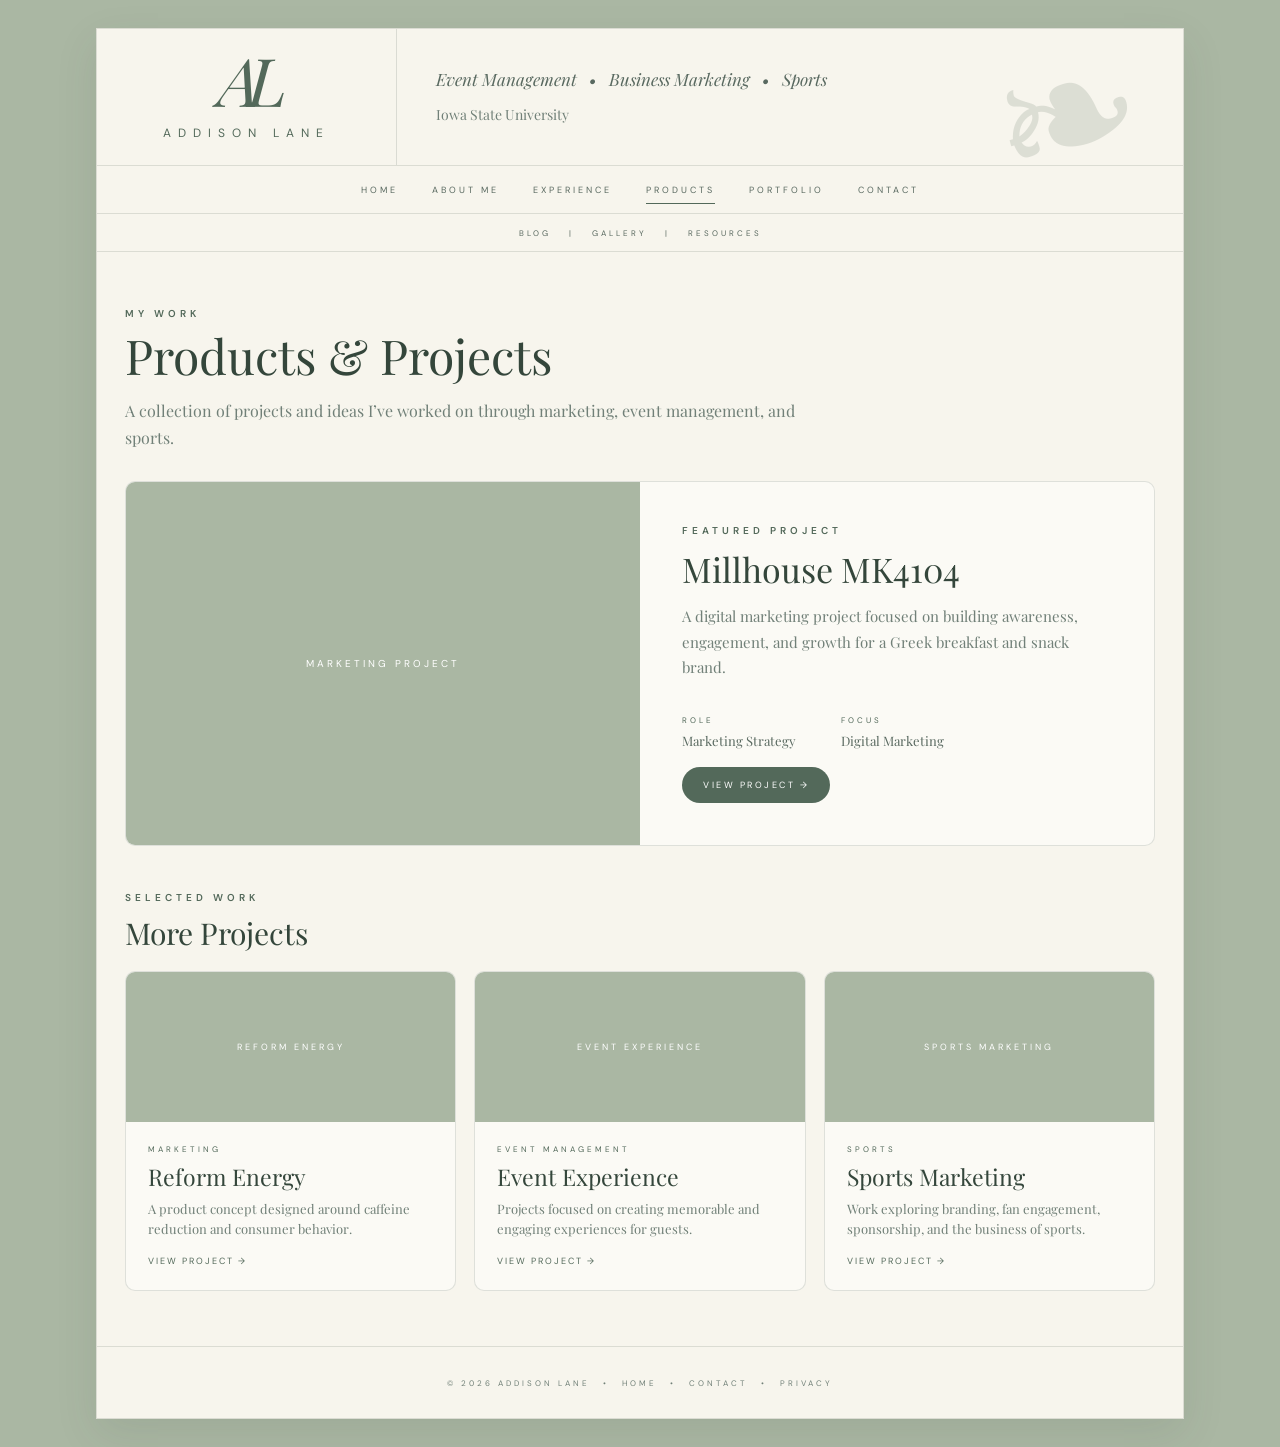
<file: products.html>
<!DOCTYPE html><html lang="en"><head><meta charset="UTF-8"><meta name="viewport" content="width=device-width, initial-scale=1.0"><title>Products | Addison Lane</title><link rel="stylesheet" href="style.css"></head><body><div class="site-background"><div class="website"><header class="site-header"><div class="logo-area"><a href="index.html" class="logo"><div class="logo-monogram">AL</div><div class="logo-name">ADDISON LANE</div></a></div><div class="header-intro"><div class="header-top-line"><span>Event Management</span><span>•</span><span>Business Marketing</span><span>•</span><span>Sports</span></div><p>Iowa State University</p></div><div class="header-decoration"><div class="leaf-decoration">❧</div></div></header>
<nav class="main-navigation"><a href="index.html" class="nav-link">HOME</a><a href="about.html" class="nav-link">ABOUT ME</a><a href="experience.html" class="nav-link">EXPERIENCE</a><a href="products.html" class="nav-link">PRODUCTS</a><a href="portfolio.html" class="nav-link">PORTFOLIO</a><a href="contact.html" class="nav-link">CONTACT</a></nav><div class="secondary-navigation"><a href="blog.html">BLOG</a><span>|</span><a href="gallery.html">GALLERY</a><span>|</span><a href="resources.html">RESOURCES</a></div><div class="page-intro"><p class="eyebrow">MY WORK</p><h1>Products & Projects</h1><p>A collection of projects and ideas I’ve worked on through marketing, event management, and sports.</p></div><section class="featured-product"><div class="product-image"><div class="image-placeholder">MARKETING PROJECT</div></div><div class="product-info"><p class="eyebrow">FEATURED PROJECT</p><h2>Millhouse MK4104</h2><p>A digital marketing project focused on building awareness, engagement, and growth for a Greek breakfast and snack brand.</p><div class="details"><div><span>ROLE</span><p>Marketing Strategy</p></div><div><span>FOCUS</span><p>Digital Marketing</p></div></div><a href="marketing.html" class="button">VIEW PROJECT →</a></div></section><section class="project-section"><div class="section-heading"><p class="eyebrow">SELECTED WORK</p><h2>More Projects</h2></div><div class="product-grid"><article class="product-card"><div class="card-image">REFORM ENERGY</div><div class="card-content"><p class="category">MARKETING</p><h3>Reform Energy</h3><p>A product concept designed around caffeine reduction and consumer behavior.</p><a href="marketing.html#reform">VIEW PROJECT →</a></div></article><article class="product-card"><div class="card-image">EVENT EXPERIENCE</div><div class="card-content"><p class="category">EVENT MANAGEMENT</p><h3>Event Experience</h3><p>Projects focused on creating memorable and engaging experiences for guests.</p><a href="events.html">VIEW PROJECT →</a></div></article><article class="product-card"><div class="card-image">SPORTS MARKETING</div><div class="card-content"><p class="category">SPORTS</p><h3>Sports Marketing</h3><p>Work exploring branding, fan engagement, sponsorship, and the business of sports.</p><a href="portfolio.html">VIEW PROJECT →</a></div></article></div></section><footer class="site-footer"><span>© 2026 ADDISON LANE</span><span>•</span><a href="index.html">HOME</a><span>•</span><a href="contact.html">CONTACT</a><span>•</span><a href="privacy.html">PRIVACY</a></footer></div></div><script src="navigation.js"></script></body></html>
</file>
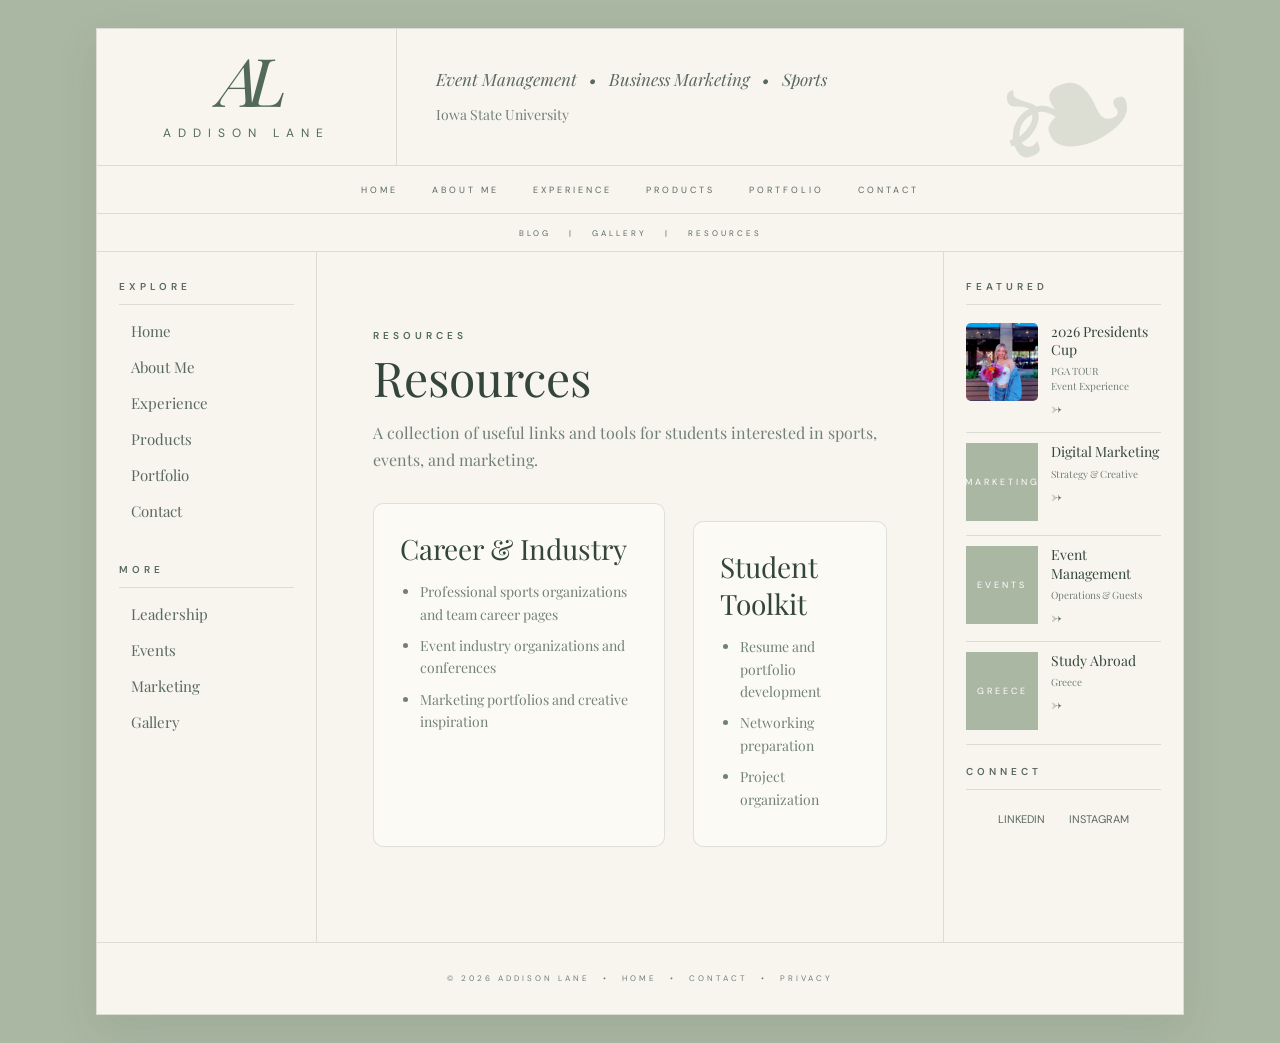
<file: resources.html>
<!DOCTYPE html><html lang="en"><head><meta charset="UTF-8"><meta name="viewport" content="width=device-width, initial-scale=1.0"><title>Resources | Addison Lane</title><link rel="stylesheet" href="style.css"></head><body><div class="site-background"><div class="website"><header class="site-header"><div class="logo-area"><a href="index.html" class="logo"><div class="logo-monogram">AL</div><div class="logo-name">ADDISON LANE</div></a></div><div class="header-intro"><div class="header-top-line"><span>Event Management</span><span>•</span><span>Business Marketing</span><span>•</span><span>Sports</span></div><p>Iowa State University</p></div><div class="header-decoration"><div class="leaf-decoration">❧</div></div></header>
<nav class="main-navigation"><a href="index.html" class="nav-link">HOME</a><a href="about.html" class="nav-link">ABOUT ME</a><a href="experience.html" class="nav-link">EXPERIENCE</a><a href="products.html" class="nav-link">PRODUCTS</a><a href="portfolio.html" class="nav-link">PORTFOLIO</a><a href="contact.html" class="nav-link">CONTACT</a></nav><div class="secondary-navigation"><a href="blog.html">BLOG</a><span>|</span><a href="gallery.html">GALLERY</a><span>|</span><a href="resources.html">RESOURCES</a></div><main class="page-layout"><aside class="left-sidebar"><div class="sidebar-section"><h3>EXPLORE</h3><a href="index.html" class="side-link">Home</a><a href="about.html" class="side-link">About Me</a><a href="experience.html" class="side-link">Experience</a><a href="products.html" class="side-link">Products</a><a href="portfolio.html" class="side-link">Portfolio</a><a href="contact.html" class="side-link">Contact</a></div><div class="sidebar-section"><h3>MORE</h3><a href="leadership.html" class="side-link">Leadership</a><a href="events.html" class="side-link">Events</a><a href="marketing.html" class="side-link">Marketing</a><a href="gallery.html" class="side-link">Gallery</a></div></aside><section class="main-content"><div class="page-intro"><p class="eyebrow">RESOURCES</p><h1>Resources</h1><p>A collection of useful links and tools for students interested in sports, events, and marketing.</p></div><div class="content-wrap"><div class="content-grid"><div class="card"><h2>Career & Industry</h2><ul class="list"><li>Professional sports organizations and team career pages</li><li>Event industry organizations and conferences</li><li>Marketing portfolios and creative inspiration</li></ul></div><div class="card"><h2>Student Toolkit</h2><ul class="list"><li>Resume and portfolio development</li><li>Networking preparation</li><li>Project organization</li></ul></div></div></div></section><aside class="right-sidebar"><div class="featured-heading">FEATURED</div><a href="experience.html#presidents-cup" class="featured-item"><img src="addison-hero.jpg" alt="Addison at an event"><div class="featured-text"><h4>2026 Presidents Cup</h4><p>PGA TOUR<br>Event Experience</p><span class="arrow">→</span></div></a><a href="marketing.html" class="featured-item"><div class="card-image" style="height:78px">MARKETING</div><div class="featured-text"><h4>Digital Marketing</h4><p>Strategy & Creative</p><span class="arrow">→</span></div></a><a href="events.html" class="featured-item"><div class="card-image" style="height:78px">EVENTS</div><div class="featured-text"><h4>Event Management</h4><p>Operations & Guests</p><span class="arrow">→</span></div></a><a href="gallery.html" class="featured-item"><div class="card-image" style="height:78px">GREECE</div><div class="featured-text"><h4>Study Abroad</h4><p>Greece</p><span class="arrow">→</span></div></a><div class="connect-section"><div class="featured-heading">CONNECT</div><div class="social-links"><a href="https://linkedin.com/in/addison-lane/" target="_blank">LINKEDIN</a><a href="https://instagram.com/addisonlane_//" target="_blank">INSTAGRAM</a></div></div></aside></main><footer class="site-footer"><span>© 2026 ADDISON LANE</span><span>•</span><a href="index.html">HOME</a><span>•</span><a href="contact.html">CONTACT</a><span>•</span><a href="privacy.html">PRIVACY</a></footer></div></div><script src="navigation.js"></script></body></html>
</file>
<file: style.css>
@import url("https://fonts.googleapis.com/css2?family=DM+Sans:wght@400;500;600&family=Playfair+Display:ital,wght@0,400;0,500;1,400;1,500&display=swap");
:root{--sage:#aab7a3;--sage-dark:#53695a;--sage-deep:#34463b;--cream:#f7f5ed;--paper:#fbfaf5;--text:#596960;--muted:#718078;--line:rgba(89,105,96,.18);--serif:"Playfair Display",Georgia,serif;--sans:"DM Sans",Arial,sans-serif}
*{margin:0;padding:0;box-sizing:border-box}html{scroll-behavior:smooth}body{min-height:100vh;background:var(--sage);color:var(--text);font-family:var(--serif)}a{text-decoration:none;color:inherit}img{max-width:100%;display:block}
.site-background{min-height:100vh;padding:28px 7.5%;background:var(--sage)}.website{max-width:1320px;margin:auto;background:var(--cream);border:1px solid var(--line);box-shadow:0 15px 40px rgba(50,65,55,.1);overflow:hidden}
.site-header{min-height:137px;display:grid;grid-template-columns:300px 1fr 220px;border-bottom:1px solid var(--line)}.logo-area{display:flex;justify-content:center;align-items:center;border-right:1px solid var(--line)}.logo{display:flex;flex-direction:column;align-items:center;color:var(--sage-dark)}.logo-monogram{font-family:var(--serif);font-size:67px;font-style:italic;font-weight:400;letter-spacing:-12px;line-height:.8}.logo-name{margin-top:19px;font-family:var(--sans);font-size:12px;letter-spacing:7px}.header-intro{padding:39px}.header-top-line{display:flex;align-items:center;gap:12px;font-family:var(--serif);font-size:17px;font-style:italic;flex-wrap:wrap}.header-intro p{margin-top:15px;font-size:14px;color:var(--muted)}.header-decoration{position:relative;overflow:hidden}.leaf-decoration{position:absolute;left:25px;top:-45px;font-size:180px;color:rgba(113,128,115,.2);transform:rotate(-15deg)}
.main-navigation{min-height:48px;display:flex;justify-content:center;align-items:center;gap:34px;border-bottom:1px solid var(--line);font-family:var(--sans);font-size:9px;letter-spacing:3px;flex-wrap:wrap}.nav-link{position:relative;padding:16px 0}.nav-link:after{content:"";position:absolute;left:0;right:0;bottom:8px;height:1px;background:var(--sage-dark);transform:scaleX(0);transition:.25s}.nav-link:hover:after,.nav-link.active:after{transform:scaleX(1)}
.secondary-navigation{min-height:38px;display:flex;align-items:center;justify-content:center;gap:18px;border-bottom:1px solid var(--line);font-family:var(--sans);font-size:8px;letter-spacing:3px}.secondary-navigation a:hover{color:var(--sage-dark)}
.page-layout{display:grid;grid-template-columns:220px minmax(0,1fr) 240px}.left-sidebar{padding:28px 22px;border-right:1px solid var(--line)}.sidebar-section{margin-bottom:34px}.sidebar-section h3,.featured-heading{padding-bottom:11px;margin-bottom:8px;border-bottom:1px solid var(--line);font-family:var(--sans);font-size:10px;letter-spacing:4px;font-weight:600}.side-link{display:block;padding:8px 12px;font-size:15px;border-radius:8px;transition:.2s}.side-link:hover{background:rgba(170,183,163,.12);transform:translateX(3px)}.side-link.active{background:rgba(170,183,163,.18);color:var(--sage-dark)}
.main-content{padding:22px 28px 40px}.hero-container{width:100%;height:410px;overflow:hidden;border-radius:10px;background:#ddd}.hero-image{width:100%;height:100%;object-fit:cover;object-position:center 47%;transition:transform .6s}.hero-container:hover .hero-image{transform:scale(1.015)}.welcome-section{display:grid;grid-template-columns:1fr 190px;gap:30px;padding-top:28px}.eyebrow{margin-bottom:9px;font-family:var(--sans);font-size:10px;letter-spacing:4px;font-weight:600;color:var(--sage-dark)}.welcome-text h1{font-size:40px;font-weight:400;line-height:1.15;color:var(--sage-deep)}.intro-line{margin-top:7px!important;font-style:italic;color:var(--sage-dark)!important}.welcome-text p{max-width:650px;margin-top:14px;font-size:15px;line-height:1.7;color:var(--muted)}.primary-button,.button{display:inline-flex;align-items:center;gap:12px;margin-top:18px;padding:12px 21px;border-radius:25px;background:var(--sage-dark);color:white;font-family:var(--sans);font-size:9px;letter-spacing:2.5px;transition:.25s}.primary-button:hover,.button:hover{background:var(--sage-deep);transform:translateY(-2px)}.welcome-decoration{border-left:1px solid var(--line);padding-left:25px;display:flex;flex-direction:column;justify-content:center;gap:23px}.info-block{display:flex;flex-direction:column;gap:5px}.info-label{font-family:var(--sans);font-size:8px;letter-spacing:3px;color:var(--sage-dark)}.info-block strong{font-size:13px;line-height:1.5;font-weight:400}
.right-sidebar{padding:28px 22px;border-left:1px solid var(--line)}.featured-item{display:grid;grid-template-columns:72px 1fr;gap:13px;padding:10px 0 14px;border-bottom:1px solid var(--line);transition:.2s}.featured-item:hover{transform:translateX(3px)}.featured-item img{width:72px;height:78px;object-fit:cover;border-radius:5px}.featured-text h4{font-size:14px;font-weight:400;line-height:1.3;color:var(--sage-deep)}.featured-text p{margin-top:5px;font-size:10px;line-height:1.5;color:var(--muted)}.arrow{display:block;margin-top:3px;color:var(--sage-dark)}.connect-section{margin-top:20px}.social-links{display:flex;justify-content:center;gap:24px;padding-top:14px;font-family:var(--sans);font-size:11px}.social-links a:hover{color:var(--sage-dark)}
.page-intro{padding:55px 28px 30px}.page-intro h1{font-size:48px;font-weight:400;color:var(--sage-deep);line-height:1.1}.page-intro>p:last-child{max-width:700px;margin-top:15px;font-size:16px;line-height:1.7;color:var(--muted)}.content-wrap{padding:0 28px 55px}.content-grid{display:grid;grid-template-columns:1.2fr .8fr;gap:28px}.card{background:var(--paper);border:1px solid var(--line);border-radius:10px;padding:26px}.card h2,.card h3{font-weight:400;color:var(--sage-deep)}.card h2{font-size:28px;margin-bottom:12px}.card h3{font-size:21px;margin-bottom:9px}.card p{font-size:15px;line-height:1.7;color:var(--muted)}.card+.card{margin-top:18px}.list{margin-top:14px;padding-left:20px}.list li{margin:9px 0;font-size:14px;line-height:1.6;color:var(--muted)}.tag{display:inline-block;margin:6px 5px 0 0;padding:7px 11px;border-radius:20px;background:rgba(170,183,163,.22);font-family:var(--sans);font-size:9px;letter-spacing:1.5px;color:var(--sage-deep)}
.featured-product{margin:0 28px 45px;display:grid;grid-template-columns:1fr 1fr;gap:0;background:var(--paper);border:1px solid var(--line);border-radius:10px;overflow:hidden}.product-image{min-height:350px;background:var(--sage);display:flex;align-items:center;justify-content:center}.image-placeholder{font-family:var(--sans);font-size:10px;letter-spacing:3px;color:white;text-align:center;padding:30px}.product-info{padding:42px}.product-info h2{font-size:34px;font-weight:400;color:var(--sage-deep);margin-bottom:12px}.product-info>p:not(.eyebrow){font-size:15px;line-height:1.7;color:var(--muted)}.details{display:flex;gap:45px;margin-top:25px}.details span,.category{font-family:var(--sans);font-size:8px;letter-spacing:3px;color:var(--sage-dark)}.details p{margin-top:5px;font-size:13px}.project-section{padding:0 28px 55px}.section-heading{margin-bottom:18px}.section-heading h2{font-size:30px;font-weight:400;color:var(--sage-deep)}.product-grid{display:grid;grid-template-columns:repeat(3,1fr);gap:18px}.product-card{background:var(--paper);border:1px solid var(--line);border-radius:10px;overflow:hidden}.card-image{height:150px;background:var(--sage);display:flex;align-items:center;justify-content:center;font-family:var(--sans);font-size:9px;letter-spacing:3px;color:white}.card-content{padding:22px}.card-content h3{font-size:23px;font-weight:400;color:var(--sage-deep);margin:7px 0}.card-content>p:not(.category){font-size:13px;line-height:1.6;color:var(--muted)}.card-content a{display:inline-block;margin-top:15px;font-family:var(--sans);font-size:9px;letter-spacing:2px;color:var(--sage-dark)}.card-content a:hover{color:var(--sage-deep)}
}

.contact-card{
    display:flex;
    flex-direction:column;
    height:100%;
}

.contact-card .contact-link{
    margin-top:auto;
}.contact-link{display:block;margin-top:12px;padding:15px 18px;border:1px solid var(--line);border-radius:8px;font-family:var(--sans);font-size:11px;letter-spacing:1px;background:var(--paper)}.contact-link:hover{background:rgba(170,183,163,.15)}
.site-footer{min-height:72px;display:flex;align-items:center;justify-content:center;gap:13px;border-top:1px solid var(--line);font-family:var(--sans);font-size:8px;letter-spacing:3px;color:var(--muted);flex-wrap:wrap;padding:15px}.site-footer a:hover{color:var(--sage-dark)}
@media(max-width:1050px){.site-background{padding:20px 4%}.site-header{grid-template-columns:250px 1fr 150px}.page-layout{grid-template-columns:190px minmax(0,1fr) 210px}.main-navigation{gap:22px}}
@media(max-width:800px){.site-background{padding:0}.website{border:none;box-shadow:none}.site-header{grid-template-columns:1fr}.logo-area{min-height:125px;border-right:none;border-bottom:1px solid var(--line)}.header-intro{padding:25px 15px;text-align:center}.header-top-line{justify-content:center;font-size:14px}.header-decoration{display:none}.main-navigation{padding:9px 8px;display:grid;grid-template-columns:repeat(3,1fr);gap:0}.nav-link{font-size:8px;letter-spacing:2px}.secondary-navigation{padding:10px}.page-layout{grid-template-columns:1fr}.left-sidebar{display:none}.right-sidebar{border-left:none;border-top:1px solid var(--line)}.main-content{padding:15px}.hero-container{height:380px}.welcome-section,.content-grid,.contact-box,.featured-product{grid-template-columns:1fr}.welcome-decoration{border-left:none;border-top:1px solid var(--line);padding:22px 0}.page-intro{padding:42px 20px 25px}.page-intro h1{font-size:38px}.content-wrap,.project-section{padding-left:20px;padding-right:20px}.featured-product{margin:0 20px 40px}.product-grid{grid-template-columns:1fr}.product-info{padding:28px}.product-image{min-height:230px}}
@media(max-width:480px){.hero-container{height:330px}.welcome-text h1{font-size:32px}.welcome-text p{font-size:14px}.featured-item{grid-template-columns:65px 1fr}.featured-item img{width:65px;height:70px}.main-navigation{grid-template-columns:repeat(2,1fr)}.site-footer{text-align:center}}
.contact-layout {
    display: grid !important;
    grid-template-columns: 35% 65% !important;
    gap: 25px !important;
    width: 100% !important;
    align-items: stretch !important;
}

.contact-column {
    display: flex !important;
    flex-direction: column !important;
    gap: 20px !important;
}

.contact-card {
    display: flex !important;
    flex-direction: column !important;
    flex: 1 !important;
    min-height: 0 !important;
    box-sizing: border-box !important;
}

.contact-card p {
    flex: 1 !important;
}

.contact-card .contact-link {
    display: block !important;
    width: 100% !important;
    box-sizing: border-box !important;
    text-align: center !important;
    margin-top: 20px !important;
}

.form-section {
    width: 100% !important;
    margin: 0 !important;
}

.form-card {
    width: 100% !important;
    height: 100% !important;
    box-sizing: border-box !important;
}

.form-card iframe {
    display: block !important;
    width: 100% !important;
    height: 900px !important;
    border: 0 !important;
    margin-top: 20px !important;
}
@media (max-width: 800px) {

    .contact-layout {
        grid-template-columns: 1fr !important;
        gap: 20px !important;
    }

    .contact-column {
        gap: 20px !important;
    }

    .form-card iframe {
        height: 700px !important;
    }

}
</file>
